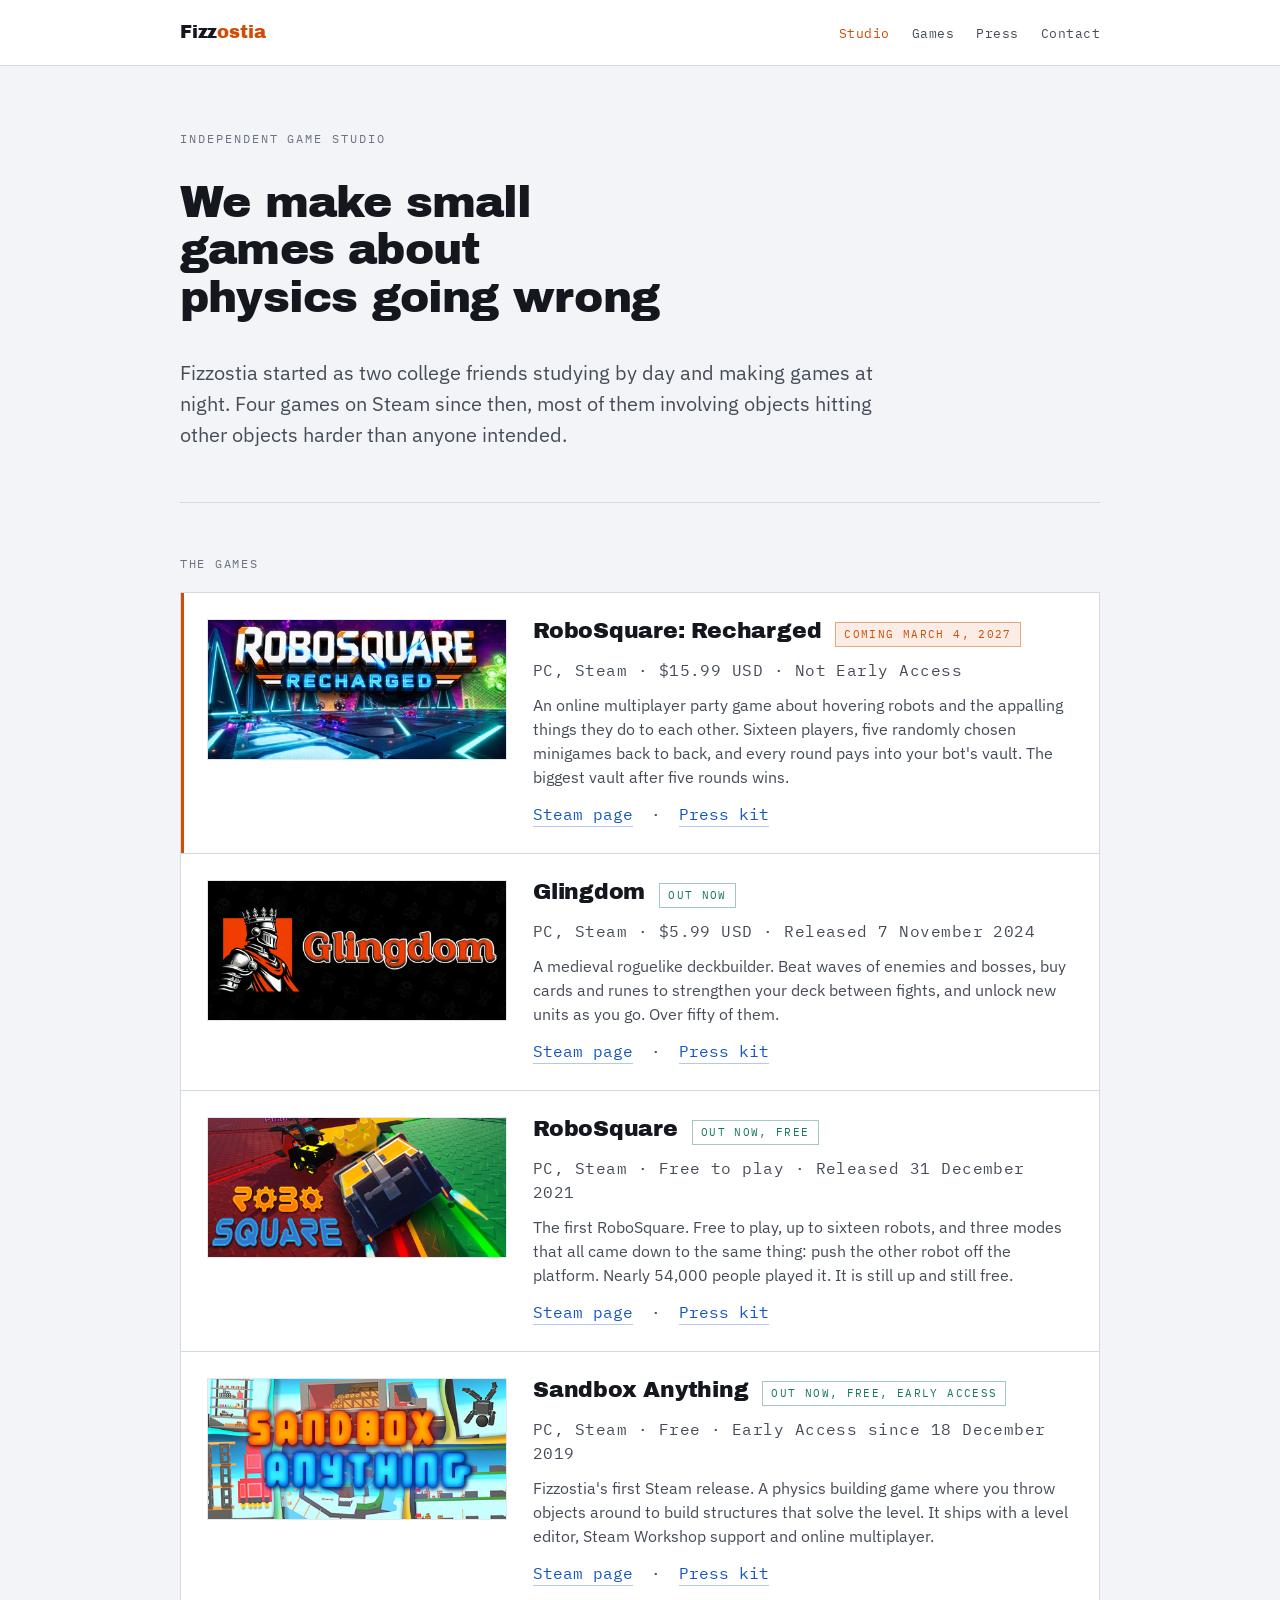
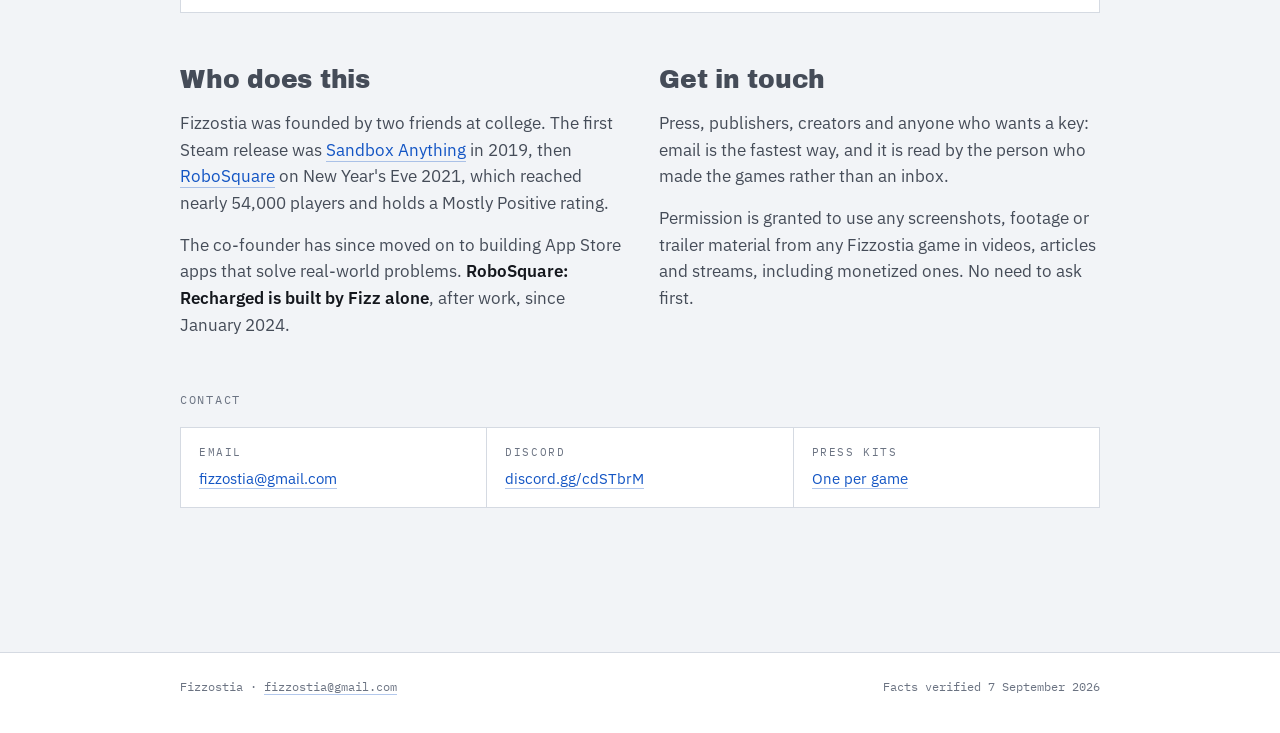
<file: index.html>
<!doctype html>
<html lang="en">
<head>
<meta charset="utf-8">
<meta name="viewport" content="width=device-width, initial-scale=1">
<meta name="color-scheme" content="dark light">
<title>Fizzostia</title>
<meta name="description" content="Fizzostia is a small independent game studio. Four games on Steam, including RoboSquare: Recharged, a 16-player online party game about hovering robots.">
<link rel="canonical" href="https://fizzostia.github.io/">
<link rel="icon" href="data:image/svg+xml,%3Csvg xmlns='http://www.w3.org/2000/svg' viewBox='0 0 32 32'%3E%3Ctext y='26' font-size='26'%3E%F0%9F%A4%96%3C/text%3E%3C/svg%3E">
<link rel="preconnect" href="https://fonts.googleapis.com"><link rel="preconnect" href="https://fonts.gstatic.com" crossorigin><link rel="stylesheet" href="https://fonts.googleapis.com/css2?family=Archivo+Black&family=IBM+Plex+Mono:wght@400;500&family=IBM+Plex+Sans:wght@400;500;600&display=swap">
<link rel="stylesheet" href="assets/style.css">
<meta property="og:type" content="website">
<meta property="og:site_name" content="Fizzostia">
<meta property="og:title" content="Fizzostia">
<meta property="og:description" content="Fizzostia is a small independent game studio. Four games on Steam, including RoboSquare: Recharged, a 16-player online party game about hovering robots.">
<meta property="og:url" content="https://fizzostia.github.io/">
<meta property="og:image" content="https://fizzostia.github.io/assets/img/social.jpg">
<meta name="twitter:card" content="summary_large_image">
</head>
<body>
<header class="site-head">
  <div class="wrap">
    <a class="brand" href="index.html">Fizz<em>ostia</em></a>
    <nav>
      <a href="index.html" aria-current="page">Studio</a>
      <a href="games.html">Games</a>
      <a href="press/index.html">Press</a>
      <a href="contact.html">Contact</a>
    </nav>
  </div>
</header>

<main class="page">
  <div class="wrap">
    <div class="stack">

      <section class="stack-tight">
        <span class="eyebrow">Independent game studio</span>
        <h1>We make small games about physics going wrong</h1>
        <p class="lede">Fizzostia started as two college friends studying by day and making games
          at night. Four games on Steam since then, most of them involving objects hitting other
          objects harder than anyone intended.</p>
      </section>

      <hr class="rule">

      <section class="stack-tight">
        <h3>The games</h3>
        <div class="games">
      <article class="game featured">
        <img class="game-art" src="assets/img/robosquare-recharged.jpg" alt="RoboSquare: Recharged store art"
             width="460" height="215" loading="lazy">
        <div class="game-body">
          <div class="game-title">
            <h2>RoboSquare: Recharged</h2>
            <span class="tag now">Coming March 4, 2027</span>
          </div>
          <p class="game-meta">PC, Steam &middot; $15.99 USD &middot; Not Early Access</p>
          <p>An online multiplayer party game about hovering robots and the appalling things they do to each other. Sixteen players, five randomly chosen minigames back to back, and every round pays into your bot's vault. The biggest vault after five rounds wins.</p>
          <p class="game-links"><a href="https://store.steampowered.com/app/4088870/">Steam page</a> &middot; <a href="press/robosquare-recharged.html">Press kit</a></p>
        </div>
      </article>
      <article class="game">
        <img class="game-art" src="assets/img/glingdom.jpg" alt="Glingdom store art"
             width="460" height="215" loading="lazy">
        <div class="game-body">
          <div class="game-title">
            <h2>Glingdom</h2>
            <span class="tag out">Out now</span>
          </div>
          <p class="game-meta">PC, Steam &middot; $5.99 USD &middot; Released 7 November 2024</p>
          <p>A medieval roguelike deckbuilder. Beat waves of enemies and bosses, buy cards and runes to strengthen your deck between fights, and unlock new units as you go. Over fifty of them.</p>
          <p class="game-links"><a href="https://store.steampowered.com/app/2935750/">Steam page</a> &middot; <a href="press/glingdom.html">Press kit</a></p>
        </div>
      </article>
      <article class="game">
        <img class="game-art" src="assets/img/robosquare.jpg" alt="RoboSquare store art"
             width="460" height="215" loading="lazy">
        <div class="game-body">
          <div class="game-title">
            <h2>RoboSquare</h2>
            <span class="tag out">Out now, free</span>
          </div>
          <p class="game-meta">PC, Steam &middot; Free to play &middot; Released 31 December 2021</p>
          <p>The first RoboSquare. Free to play, up to sixteen robots, and three modes that all came down to the same thing: push the other robot off the platform. Nearly 54,000 people played it. It is still up and still free.</p>
          <p class="game-links"><a href="https://store.steampowered.com/app/1427760/">Steam page</a> &middot; <a href="press/robosquare.html">Press kit</a></p>
        </div>
      </article>
      <article class="game">
        <img class="game-art" src="assets/img/sandbox-anything.jpg" alt="Sandbox Anything store art"
             width="460" height="215" loading="lazy">
        <div class="game-body">
          <div class="game-title">
            <h2>Sandbox Anything</h2>
            <span class="tag out">Out now, free, Early Access</span>
          </div>
          <p class="game-meta">PC, Steam &middot; Free &middot; Early Access since 18 December 2019</p>
          <p>Fizzostia's first Steam release. A physics building game where you throw objects around to build structures that solve the level. It ships with a level editor, Steam Workshop support and online multiplayer.</p>
          <p class="game-links"><a href="https://store.steampowered.com/app/1054370/">Steam page</a> &middot; <a href="press/sandbox-anything.html">Press kit</a></p>
        </div>
      </article>
        </div>
      </section>

      <section class="cols">
        <div class="prose">
          <h2>Who does this</h2>
          <p>Fizzostia was founded by two friends at college. The first Steam release was
            <a href="games.html">Sandbox Anything</a> in 2019, then
            <a href="https://store.steampowered.com/app/1427760/">RoboSquare</a> on New Year's Eve 2021, which reached nearly
            54,000 players and holds a Mostly Positive rating.</p>
          <p>The co-founder has since moved on to building App Store apps that solve real-world
            problems. <strong>RoboSquare: Recharged is built by Fizz alone</strong>, after work,
            since January 2024.</p>
        </div>
        <div class="prose">
          <h2>Get in touch</h2>
          <p>Press, publishers, creators and anyone who wants a key: email is the fastest way, and
            it is read by the person who made the games rather than an inbox.</p>
          <p>Permission is granted to use any screenshots, footage or trailer material from any
            Fizzostia game in videos, articles and streams, including monetized ones. No need to
            ask first.</p>
        </div>
      </section>

      <section class="stack-tight">
        <h3>Contact</h3>
        <div class="contact-grid">
          <div><dt>Email</dt><dd><a href="mailto:fizzostia@gmail.com">fizzostia@gmail.com</a></dd></div>
          <div><dt>Discord</dt><dd><a href="https://discord.gg/cdSTbrM">discord.gg/cdSTbrM</a></dd></div>
          <div><dt>Press kits</dt><dd><a href="press/index.html">One per game</a></dd></div>
        </div>
      </section>

    </div>
  </div>
</main>

<footer class="site-foot">
  <div class="wrap">
    <span>Fizzostia &middot; <a href="mailto:fizzostia@gmail.com">fizzostia@gmail.com</a></span>
    <span>Facts verified 7 September 2026</span>
  </div>
</footer>
</body>
</html>
</file>
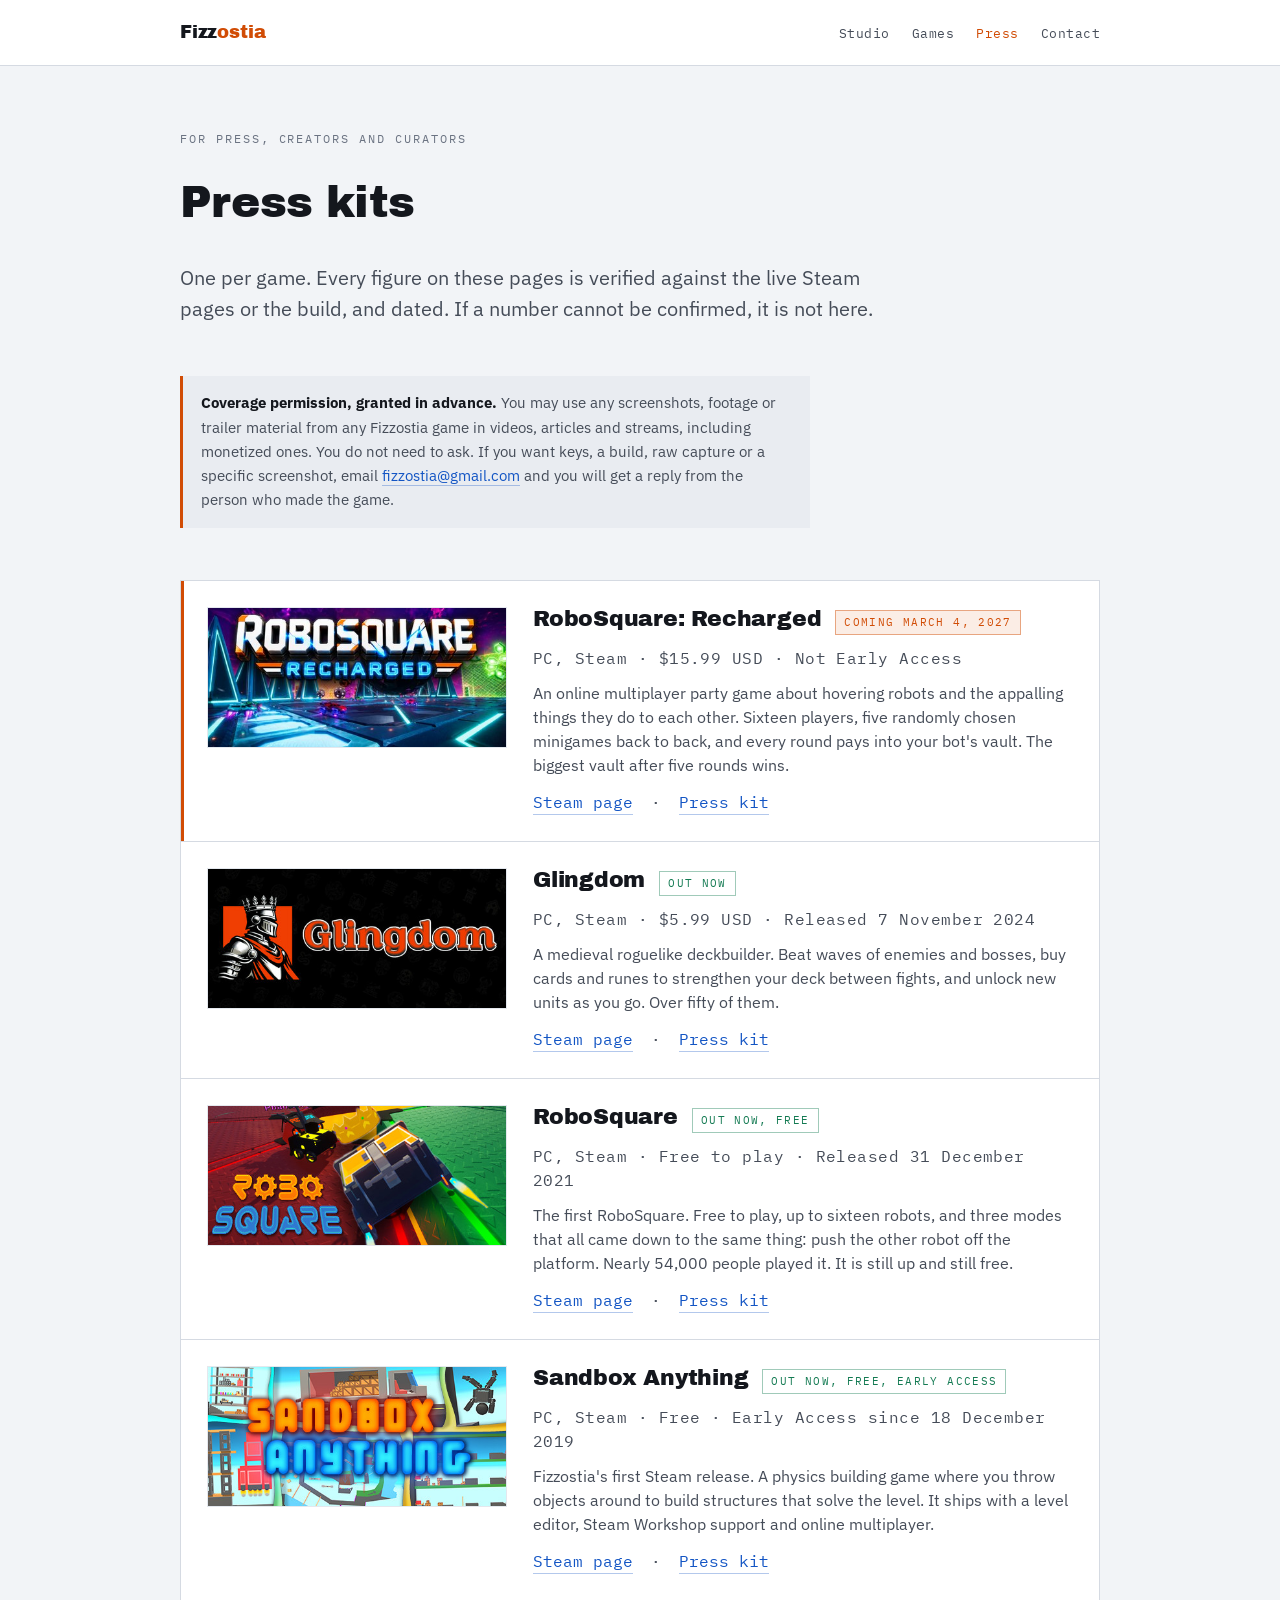
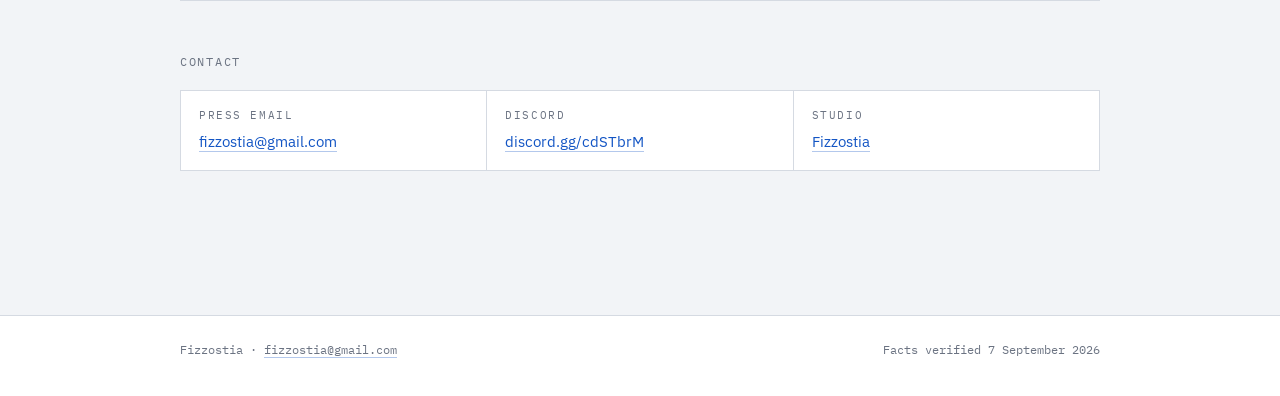
<file: press/index.html>
<!doctype html>
<html lang="en">
<head>
<meta charset="utf-8">
<meta name="viewport" content="width=device-width, initial-scale=1">
<meta name="color-scheme" content="dark light">
<title>Press Kits</title>
<meta name="description" content="Press kits for every Fizzostia game, with fact sheets, descriptions, links and contact details. Coverage permission granted in advance.">
<link rel="canonical" href="https://fizzostia.github.io/press/index.html">
<link rel="icon" href="data:image/svg+xml,%3Csvg xmlns='http://www.w3.org/2000/svg' viewBox='0 0 32 32'%3E%3Ctext y='26' font-size='26'%3E%F0%9F%A4%96%3C/text%3E%3C/svg%3E">
<link rel="preconnect" href="https://fonts.googleapis.com"><link rel="preconnect" href="https://fonts.gstatic.com" crossorigin><link rel="stylesheet" href="https://fonts.googleapis.com/css2?family=Archivo+Black&family=IBM+Plex+Mono:wght@400;500&family=IBM+Plex+Sans:wght@400;500;600&display=swap">
<link rel="stylesheet" href="../assets/style.css">
<meta property="og:type" content="website">
<meta property="og:site_name" content="Fizzostia">
<meta property="og:title" content="Press Kits">
<meta property="og:description" content="Press kits for every Fizzostia game, with fact sheets, descriptions, links and contact details. Coverage permission granted in advance.">
<meta property="og:url" content="https://fizzostia.github.io/press/index.html">
<meta property="og:image" content="https://fizzostia.github.io/assets/img/social.jpg">
<meta name="twitter:card" content="summary_large_image">
</head>
<body>
<header class="site-head">
  <div class="wrap">
    <a class="brand" href="../index.html">Fizz<em>ostia</em></a>
    <nav>
      <a href="../index.html">Studio</a>
      <a href="../games.html">Games</a>
      <a href="../press/index.html" aria-current="page">Press</a>
      <a href="../contact.html">Contact</a>
    </nav>
  </div>
</header>

<main class="page">
  <div class="wrap">
    <div class="stack">
      <section class="stack-tight">
        <span class="eyebrow">For press, creators and curators</span>
        <h1>Press kits</h1>
        <p class="lede">One per game. Every figure on these pages is verified against the live
          Steam pages or the build, and dated. If a number cannot be confirmed, it is not here.</p>
      </section>

      <div class="note">
        <b>Coverage permission, granted in advance.</b> You may use any screenshots, footage or
        trailer material from any Fizzostia game in videos, articles and streams, including
        monetized ones. You do not need to ask. If you want keys, a build, raw capture or a
        specific screenshot, email <a href="mailto:fizzostia@gmail.com">fizzostia@gmail.com</a> and you will get a reply
        from the person who made the game.
      </div>

      <div class="games">
      <article class="game featured">
        <img class="game-art" src="../assets/img/robosquare-recharged.jpg" alt="RoboSquare: Recharged store art"
             width="460" height="215" loading="lazy">
        <div class="game-body">
          <div class="game-title">
            <h2>RoboSquare: Recharged</h2>
            <span class="tag now">Coming March 4, 2027</span>
          </div>
          <p class="game-meta">PC, Steam &middot; $15.99 USD &middot; Not Early Access</p>
          <p>An online multiplayer party game about hovering robots and the appalling things they do to each other. Sixteen players, five randomly chosen minigames back to back, and every round pays into your bot's vault. The biggest vault after five rounds wins.</p>
          <p class="game-links"><a href="https://store.steampowered.com/app/4088870/">Steam page</a> &middot; <a href="../press/robosquare-recharged.html">Press kit</a></p>
        </div>
      </article>
      <article class="game">
        <img class="game-art" src="../assets/img/glingdom.jpg" alt="Glingdom store art"
             width="460" height="215" loading="lazy">
        <div class="game-body">
          <div class="game-title">
            <h2>Glingdom</h2>
            <span class="tag out">Out now</span>
          </div>
          <p class="game-meta">PC, Steam &middot; $5.99 USD &middot; Released 7 November 2024</p>
          <p>A medieval roguelike deckbuilder. Beat waves of enemies and bosses, buy cards and runes to strengthen your deck between fights, and unlock new units as you go. Over fifty of them.</p>
          <p class="game-links"><a href="https://store.steampowered.com/app/2935750/">Steam page</a> &middot; <a href="../press/glingdom.html">Press kit</a></p>
        </div>
      </article>
      <article class="game">
        <img class="game-art" src="../assets/img/robosquare.jpg" alt="RoboSquare store art"
             width="460" height="215" loading="lazy">
        <div class="game-body">
          <div class="game-title">
            <h2>RoboSquare</h2>
            <span class="tag out">Out now, free</span>
          </div>
          <p class="game-meta">PC, Steam &middot; Free to play &middot; Released 31 December 2021</p>
          <p>The first RoboSquare. Free to play, up to sixteen robots, and three modes that all came down to the same thing: push the other robot off the platform. Nearly 54,000 people played it. It is still up and still free.</p>
          <p class="game-links"><a href="https://store.steampowered.com/app/1427760/">Steam page</a> &middot; <a href="../press/robosquare.html">Press kit</a></p>
        </div>
      </article>
      <article class="game">
        <img class="game-art" src="../assets/img/sandbox-anything.jpg" alt="Sandbox Anything store art"
             width="460" height="215" loading="lazy">
        <div class="game-body">
          <div class="game-title">
            <h2>Sandbox Anything</h2>
            <span class="tag out">Out now, free, Early Access</span>
          </div>
          <p class="game-meta">PC, Steam &middot; Free &middot; Early Access since 18 December 2019</p>
          <p>Fizzostia's first Steam release. A physics building game where you throw objects around to build structures that solve the level. It ships with a level editor, Steam Workshop support and online multiplayer.</p>
          <p class="game-links"><a href="https://store.steampowered.com/app/1054370/">Steam page</a> &middot; <a href="../press/sandbox-anything.html">Press kit</a></p>
        </div>
      </article>
      </div>

      <section class="stack-tight">
        <h3>Contact</h3>
        <div class="contact-grid">
          <div><dt>Press email</dt><dd><a href="mailto:fizzostia@gmail.com">fizzostia@gmail.com</a></dd></div>
          <div><dt>Discord</dt><dd><a href="https://discord.gg/cdSTbrM">discord.gg/cdSTbrM</a></dd></div>
          <div><dt>Studio</dt><dd><a href="../index.html">Fizzostia</a></dd></div>
        </div>
      </section>
    </div>
  </div>
</main>

<footer class="site-foot">
  <div class="wrap">
    <span>Fizzostia &middot; <a href="mailto:fizzostia@gmail.com">fizzostia@gmail.com</a></span>
    <span>Facts verified 7 September 2026</span>
  </div>
</footer>
</body>
</html>
</file>
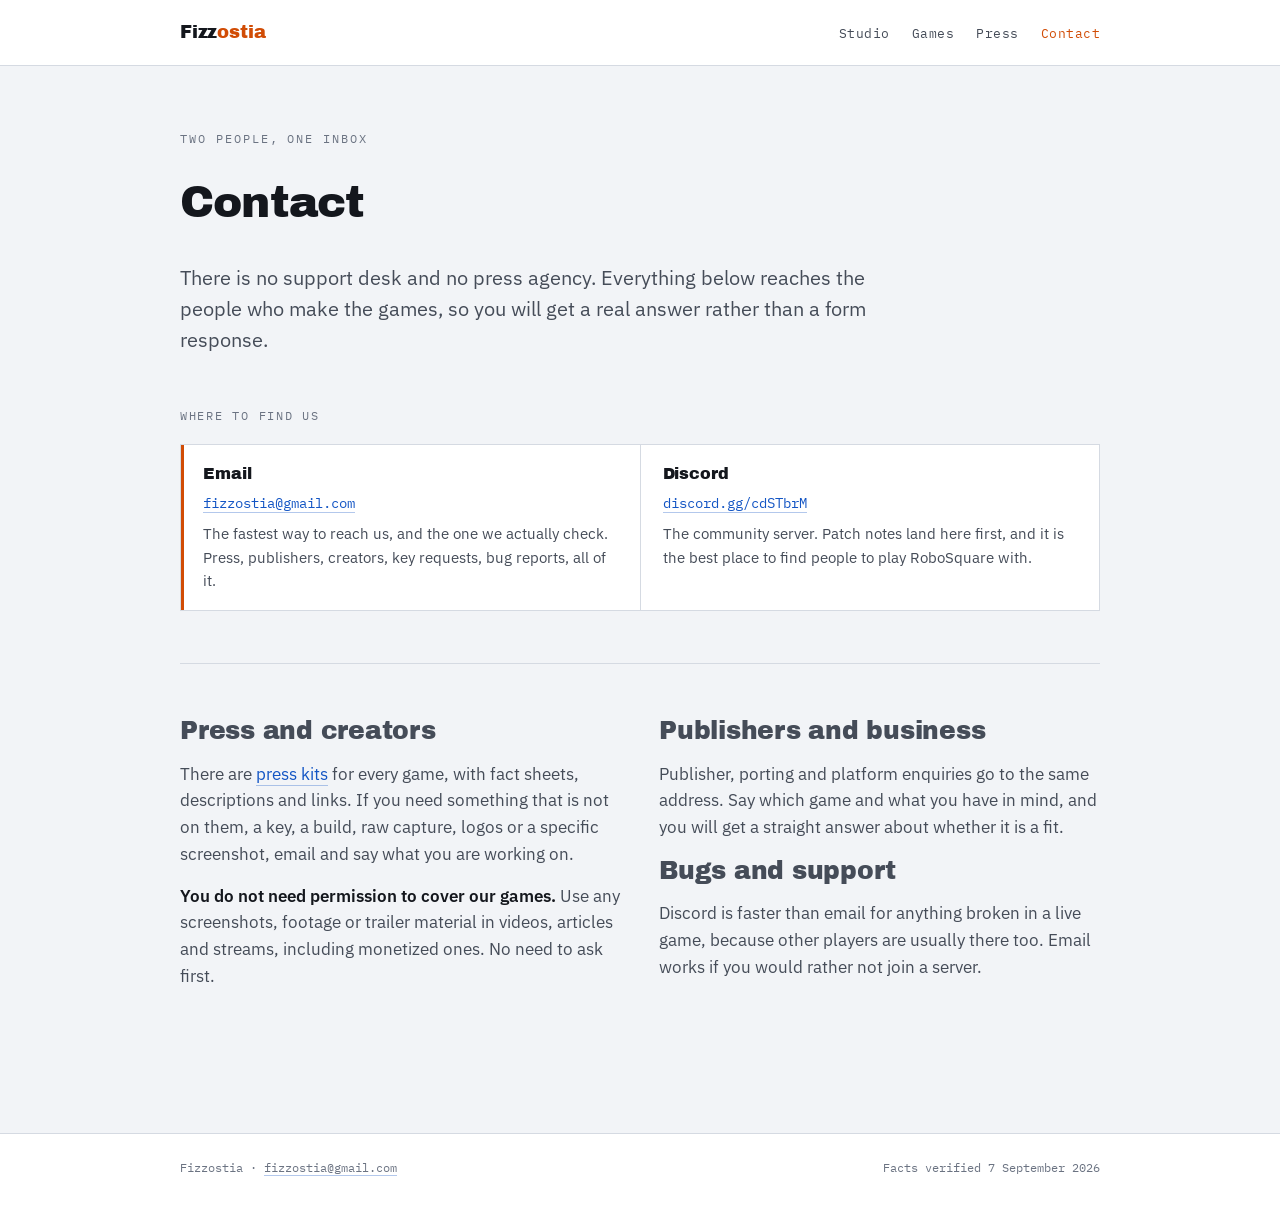
<file: contact.html>
<!doctype html>
<html lang="en">
<head>
<meta charset="utf-8">
<meta name="viewport" content="width=device-width, initial-scale=1">
<meta name="color-scheme" content="dark light">
<title>Contact Fizzostia</title>
<meta name="description" content="How to reach Fizzostia: email, Discord and socials. Press keys, coverage permission and publisher enquiries all go to the same inbox.">
<link rel="canonical" href="https://fizzostia.github.io/contact.html">
<link rel="icon" href="data:image/svg+xml,%3Csvg xmlns='http://www.w3.org/2000/svg' viewBox='0 0 32 32'%3E%3Ctext y='26' font-size='26'%3E%F0%9F%A4%96%3C/text%3E%3C/svg%3E">
<link rel="preconnect" href="https://fonts.googleapis.com"><link rel="preconnect" href="https://fonts.gstatic.com" crossorigin><link rel="stylesheet" href="https://fonts.googleapis.com/css2?family=Archivo+Black&family=IBM+Plex+Mono:wght@400;500&family=IBM+Plex+Sans:wght@400;500;600&display=swap">
<link rel="stylesheet" href="assets/style.css">
<meta property="og:type" content="website">
<meta property="og:site_name" content="Fizzostia">
<meta property="og:title" content="Contact Fizzostia">
<meta property="og:description" content="How to reach Fizzostia: email, Discord and socials. Press keys, coverage permission and publisher enquiries all go to the same inbox.">
<meta property="og:url" content="https://fizzostia.github.io/contact.html">
<meta property="og:image" content="https://fizzostia.github.io/assets/img/social.jpg">
<meta name="twitter:card" content="summary_large_image">
</head>
<body>
<header class="site-head">
  <div class="wrap">
    <a class="brand" href="index.html">Fizz<em>ostia</em></a>
    <nav>
      <a href="index.html">Studio</a>
      <a href="games.html">Games</a>
      <a href="press/index.html">Press</a>
      <a href="contact.html" aria-current="page">Contact</a>
    </nav>
  </div>
</header>

<main class="page">
  <div class="wrap">
    <div class="stack">
      <section class="stack-tight">
        <span class="eyebrow">Two people, one inbox</span>
        <h1>Contact</h1>
        <p class="lede">There is no support desk and no press agency. Everything below reaches
          the people who make the games, so you will get a real answer rather than a form
          response.</p>
      </section>

      <section class="stack-tight">
        <h3>Where to find us</h3>
        <div class="channels">
        <div class="channel primary">
          <h2>Email</h2>
          <p class="channel-handle"><a href="mailto:fizzostia@gmail.com">fizzostia@gmail.com</a></p>
          <p>The fastest way to reach us, and the one we actually check. Press, publishers, creators, key requests, bug reports, all of it.</p>
        </div>
        <div class="channel">
          <h2>Discord</h2>
          <p class="channel-handle"><a href="https://discord.gg/cdSTbrM">discord.gg/cdSTbrM</a></p>
          <p>The community server. Patch notes land here first, and it is the best place to find people to play RoboSquare with.</p>
        </div>
        </div>
      </section>

      <hr class="rule">

      <section class="cols">
        <div class="prose">
          <h2>Press and creators</h2>
          <p>There are <a href="press/index.html">press kits</a> for every game, with fact sheets,
            descriptions and links. If you need something that is not on them, a key, a build, raw
            capture, logos or a specific screenshot, email and say what you are working on.</p>
          <p><strong>You do not need permission to cover our games.</strong> Use any screenshots,
            footage or trailer material in videos, articles and streams, including monetized ones.
            No need to ask first.</p>
        </div>
        <div class="prose">
          <h2>Publishers and business</h2>
          <p>Publisher, porting and platform enquiries go to the same address. Say which game and
            what you have in mind, and you will get a straight answer about whether it is a fit.</p>
          <h2>Bugs and support</h2>
          <p>Discord is faster than email for anything broken in a live game, because other players
            are usually there too. Email works if you would rather not join a server.</p>
        </div>
      </section>

    </div>
  </div>
</main>

<footer class="site-foot">
  <div class="wrap">
    <span>Fizzostia &middot; <a href="mailto:fizzostia@gmail.com">fizzostia@gmail.com</a></span>
    <span>Facts verified 7 September 2026</span>
  </div>
</footer>
</body>
</html>
</file>
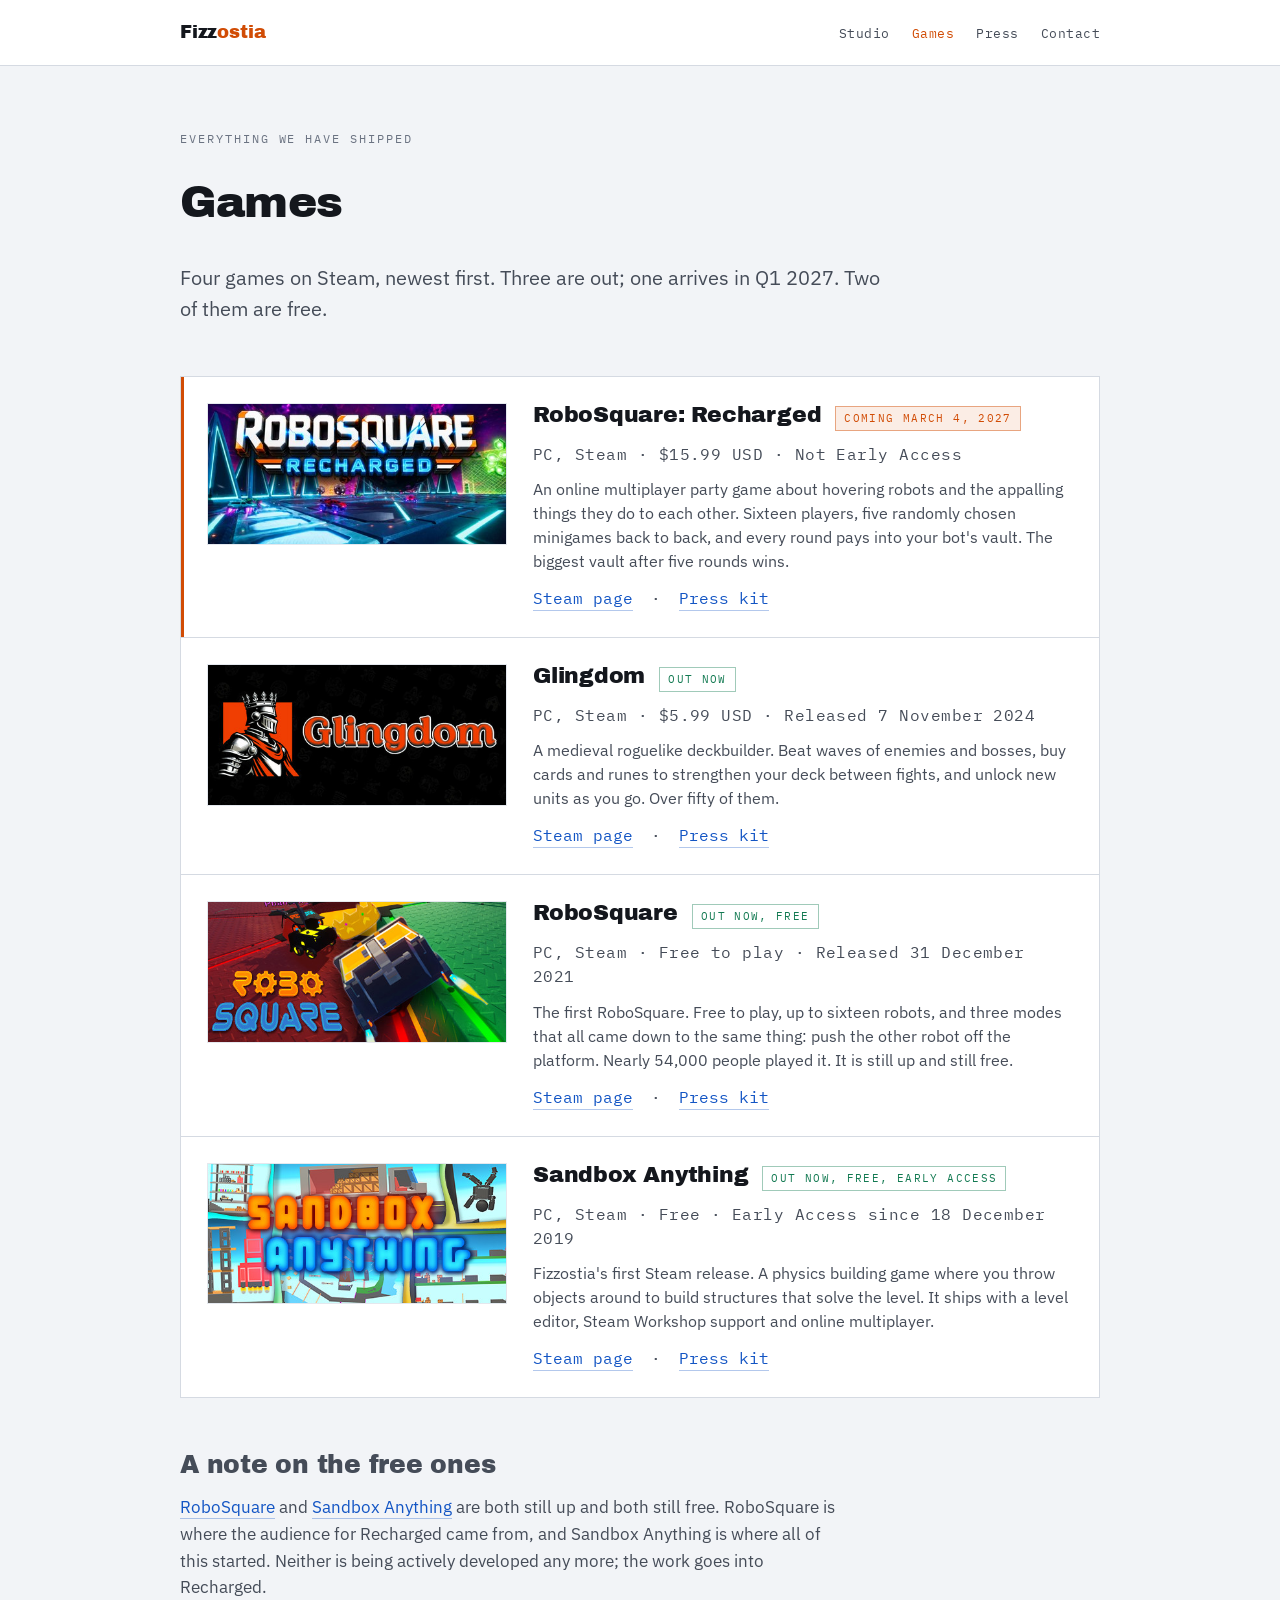
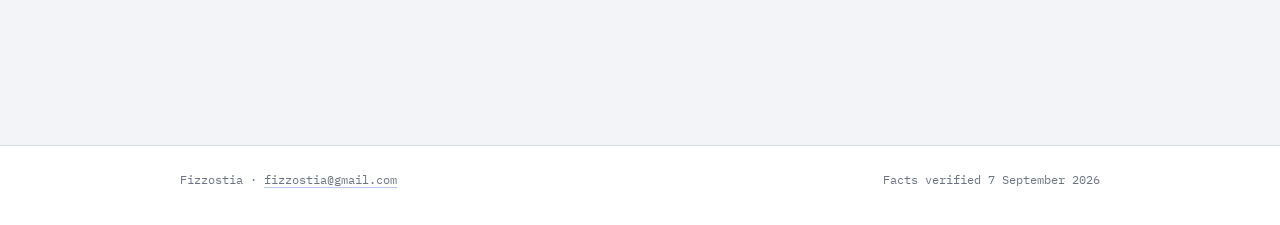
<file: games.html>
<!doctype html>
<html lang="en">
<head>
<meta charset="utf-8">
<meta name="viewport" content="width=device-width, initial-scale=1">
<meta name="color-scheme" content="dark light">
<title>Games by Fizzostia</title>
<meta name="description" content="Every game Fizzostia has released: RoboSquare: Recharged, Glingdom, RoboSquare and Sandbox Anything.">
<link rel="canonical" href="https://fizzostia.github.io/games.html">
<link rel="icon" href="data:image/svg+xml,%3Csvg xmlns='http://www.w3.org/2000/svg' viewBox='0 0 32 32'%3E%3Ctext y='26' font-size='26'%3E%F0%9F%A4%96%3C/text%3E%3C/svg%3E">
<link rel="preconnect" href="https://fonts.googleapis.com"><link rel="preconnect" href="https://fonts.gstatic.com" crossorigin><link rel="stylesheet" href="https://fonts.googleapis.com/css2?family=Archivo+Black&family=IBM+Plex+Mono:wght@400;500&family=IBM+Plex+Sans:wght@400;500;600&display=swap">
<link rel="stylesheet" href="assets/style.css">
<meta property="og:type" content="website">
<meta property="og:site_name" content="Fizzostia">
<meta property="og:title" content="Games by Fizzostia">
<meta property="og:description" content="Every game Fizzostia has released: RoboSquare: Recharged, Glingdom, RoboSquare and Sandbox Anything.">
<meta property="og:url" content="https://fizzostia.github.io/games.html">
<meta property="og:image" content="https://fizzostia.github.io/assets/img/social.jpg">
<meta name="twitter:card" content="summary_large_image">
</head>
<body>
<header class="site-head">
  <div class="wrap">
    <a class="brand" href="index.html">Fizz<em>ostia</em></a>
    <nav>
      <a href="index.html">Studio</a>
      <a href="games.html" aria-current="page">Games</a>
      <a href="press/index.html">Press</a>
      <a href="contact.html">Contact</a>
    </nav>
  </div>
</header>

<main class="page">
  <div class="wrap">
    <div class="stack">
      <section class="stack-tight">
        <span class="eyebrow">Everything we have shipped</span>
        <h1>Games</h1>
        <p class="lede">Four games on Steam, newest first. Three are out; one arrives in Q1 2027.
          Two of them are free.</p>
      </section>

      <div class="games">
      <article class="game featured">
        <img class="game-art" src="assets/img/robosquare-recharged.jpg" alt="RoboSquare: Recharged store art"
             width="460" height="215" loading="lazy">
        <div class="game-body">
          <div class="game-title">
            <h2>RoboSquare: Recharged</h2>
            <span class="tag now">Coming March 4, 2027</span>
          </div>
          <p class="game-meta">PC, Steam &middot; $15.99 USD &middot; Not Early Access</p>
          <p>An online multiplayer party game about hovering robots and the appalling things they do to each other. Sixteen players, five randomly chosen minigames back to back, and every round pays into your bot's vault. The biggest vault after five rounds wins.</p>
          <p class="game-links"><a href="https://store.steampowered.com/app/4088870/">Steam page</a> &middot; <a href="press/robosquare-recharged.html">Press kit</a></p>
        </div>
      </article>
      <article class="game">
        <img class="game-art" src="assets/img/glingdom.jpg" alt="Glingdom store art"
             width="460" height="215" loading="lazy">
        <div class="game-body">
          <div class="game-title">
            <h2>Glingdom</h2>
            <span class="tag out">Out now</span>
          </div>
          <p class="game-meta">PC, Steam &middot; $5.99 USD &middot; Released 7 November 2024</p>
          <p>A medieval roguelike deckbuilder. Beat waves of enemies and bosses, buy cards and runes to strengthen your deck between fights, and unlock new units as you go. Over fifty of them.</p>
          <p class="game-links"><a href="https://store.steampowered.com/app/2935750/">Steam page</a> &middot; <a href="press/glingdom.html">Press kit</a></p>
        </div>
      </article>
      <article class="game">
        <img class="game-art" src="assets/img/robosquare.jpg" alt="RoboSquare store art"
             width="460" height="215" loading="lazy">
        <div class="game-body">
          <div class="game-title">
            <h2>RoboSquare</h2>
            <span class="tag out">Out now, free</span>
          </div>
          <p class="game-meta">PC, Steam &middot; Free to play &middot; Released 31 December 2021</p>
          <p>The first RoboSquare. Free to play, up to sixteen robots, and three modes that all came down to the same thing: push the other robot off the platform. Nearly 54,000 people played it. It is still up and still free.</p>
          <p class="game-links"><a href="https://store.steampowered.com/app/1427760/">Steam page</a> &middot; <a href="press/robosquare.html">Press kit</a></p>
        </div>
      </article>
      <article class="game">
        <img class="game-art" src="assets/img/sandbox-anything.jpg" alt="Sandbox Anything store art"
             width="460" height="215" loading="lazy">
        <div class="game-body">
          <div class="game-title">
            <h2>Sandbox Anything</h2>
            <span class="tag out">Out now, free, Early Access</span>
          </div>
          <p class="game-meta">PC, Steam &middot; Free &middot; Early Access since 18 December 2019</p>
          <p>Fizzostia's first Steam release. A physics building game where you throw objects around to build structures that solve the level. It ships with a level editor, Steam Workshop support and online multiplayer.</p>
          <p class="game-links"><a href="https://store.steampowered.com/app/1054370/">Steam page</a> &middot; <a href="press/sandbox-anything.html">Press kit</a></p>
        </div>
      </article>
      </div>

      <section class="prose">
        <h2>A note on the free ones</h2>
        <p><a href="https://store.steampowered.com/app/1427760/">RoboSquare</a> and
          <a href="https://store.steampowered.com/app/1054370/">Sandbox Anything</a> are both still up and both still free.
          RoboSquare is where the audience for Recharged came from, and Sandbox Anything is where
          all of this started. Neither is being actively developed any more; the work goes into
          Recharged.</p>
      </section>
    </div>
  </div>
</main>

<footer class="site-foot">
  <div class="wrap">
    <span>Fizzostia &middot; <a href="mailto:fizzostia@gmail.com">fizzostia@gmail.com</a></span>
    <span>Facts verified 7 September 2026</span>
  </div>
</footer>
</body>
</html>
</file>
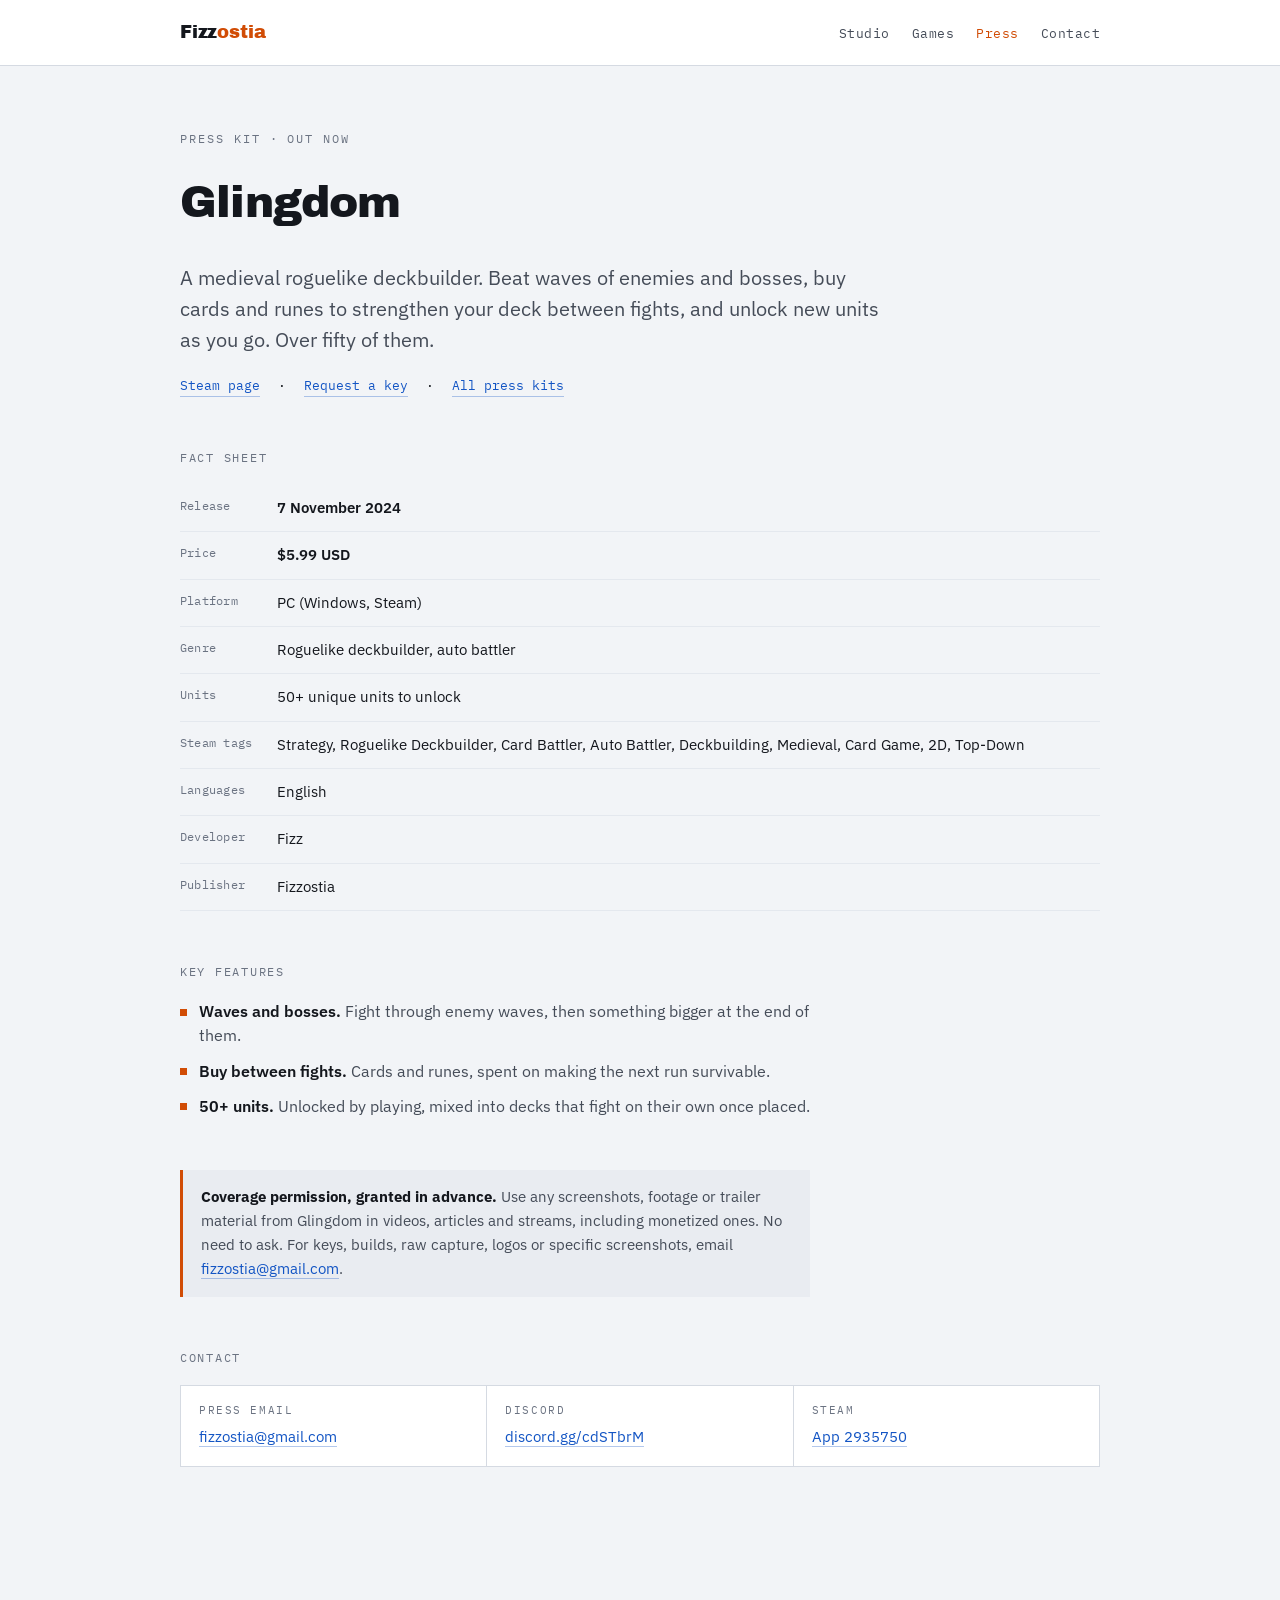
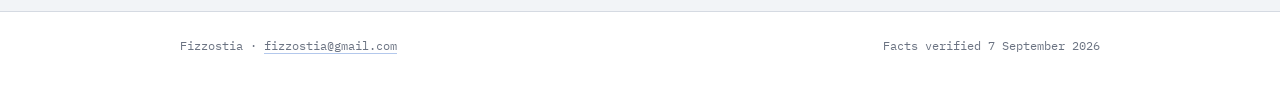
<file: press/glingdom.html>
<!doctype html>
<html lang="en">
<head>
<meta charset="utf-8">
<meta name="viewport" content="width=device-width, initial-scale=1">
<meta name="color-scheme" content="dark light">
<title>Glingdom Press Kit</title>
<meta name="description" content="Press kit for Glingdom by Fizzostia: fact sheet, description, features, links and press contact.">
<link rel="canonical" href="https://fizzostia.github.io/press/glingdom.html">
<link rel="icon" href="data:image/svg+xml,%3Csvg xmlns='http://www.w3.org/2000/svg' viewBox='0 0 32 32'%3E%3Ctext y='26' font-size='26'%3E%F0%9F%A4%96%3C/text%3E%3C/svg%3E">
<link rel="preconnect" href="https://fonts.googleapis.com"><link rel="preconnect" href="https://fonts.gstatic.com" crossorigin><link rel="stylesheet" href="https://fonts.googleapis.com/css2?family=Archivo+Black&family=IBM+Plex+Mono:wght@400;500&family=IBM+Plex+Sans:wght@400;500;600&display=swap">
<link rel="stylesheet" href="../assets/style.css">
<meta property="og:type" content="website">
<meta property="og:site_name" content="Fizzostia">
<meta property="og:title" content="Glingdom Press Kit">
<meta property="og:description" content="Press kit for Glingdom by Fizzostia: fact sheet, description, features, links and press contact.">
<meta property="og:url" content="https://fizzostia.github.io/press/glingdom.html">
<meta property="og:image" content="https://fizzostia.github.io/assets/img/social.jpg">
<meta name="twitter:card" content="summary_large_image">
</head>
<body>
<header class="site-head">
  <div class="wrap">
    <a class="brand" href="../index.html">Fizz<em>ostia</em></a>
    <nav>
      <a href="../index.html">Studio</a>
      <a href="../games.html">Games</a>
      <a href="../press/index.html" aria-current="page">Press</a>
      <a href="../contact.html">Contact</a>
    </nav>
  </div>
</header>

<main class="page">
  <div class="wrap">
    <div class="stack">
      <section class="stack-tight">
        <span class="eyebrow">Press kit &middot; Out now</span>
        <h1>Glingdom</h1>
        <p class="lede">A medieval roguelike deckbuilder. Beat waves of enemies and bosses, buy cards and runes to strengthen your deck between fights, and unlock new units as you go. Over fifty of them.</p>
        <p class="game-links"><a href="https://store.steampowered.com/app/2935750/">Steam page</a> &middot;
          <a href="mailto:fizzostia@gmail.com">Request a key</a> &middot;
          <a href="index.html">All press kits</a></p>
      </section>

      <section class="stack-tight">
        <h3>Fact sheet</h3>
      <div class="tablewrap">
        <table>
          <tbody>
          <tr><th scope="row">Release</th><td><b>7 November 2024</b></td></tr>
          <tr><th scope="row">Price</th><td><b>$5.99 USD</b></td></tr>
          <tr><th scope="row">Platform</th><td>PC (Windows, Steam)</td></tr>
          <tr><th scope="row">Genre</th><td>Roguelike deckbuilder, auto battler</td></tr>
          <tr><th scope="row">Units</th><td>50+ unique units to unlock</td></tr>
          <tr><th scope="row">Steam tags</th><td>Strategy, Roguelike Deckbuilder, Card Battler, Auto Battler, Deckbuilding, Medieval, Card Game, 2D, Top-Down</td></tr>
          <tr><th scope="row">Languages</th><td>English</td></tr>
          <tr><th scope="row">Developer</th><td>Fizz</td></tr>
          <tr><th scope="row">Publisher</th><td>Fizzostia</td></tr>
          </tbody>
        </table>
      </div>
      </section>

      <section class="stack-tight">
        <h3>Key features</h3>
        <ul class="bullets">
        <li><b>Waves and bosses.</b> Fight through enemy waves, then something bigger at the end of them.</li>
        <li><b>Buy between fights.</b> Cards and runes, spent on making the next run survivable.</li>
        <li><b>50+ units.</b> Unlocked by playing, mixed into decks that fight on their own once placed.</li>
        </ul>
      </section>

      <div class="note">
        <b>Coverage permission, granted in advance.</b> Use any screenshots, footage or trailer
        material from Glingdom in videos, articles and streams, including monetized ones.
        No need to ask. For keys, builds, raw capture, logos or specific screenshots, email
        <a href="mailto:fizzostia@gmail.com">fizzostia@gmail.com</a>.
      </div>

      <section class="stack-tight">
        <h3>Contact</h3>
        <div class="contact-grid">
          <div><dt>Press email</dt><dd><a href="mailto:fizzostia@gmail.com">fizzostia@gmail.com</a></dd></div>
          <div><dt>Discord</dt><dd><a href="https://discord.gg/cdSTbrM">discord.gg/cdSTbrM</a></dd></div>
          <div><dt>Steam</dt><dd><a href="https://store.steampowered.com/app/2935750/">App 2935750</a></dd></div>
        </div>
      </section>
    </div>
  </div>
</main>

<footer class="site-foot">
  <div class="wrap">
    <span>Fizzostia &middot; <a href="mailto:fizzostia@gmail.com">fizzostia@gmail.com</a></span>
    <span>Facts verified 7 September 2026</span>
  </div>
</footer>
</body>
</html>
</file>
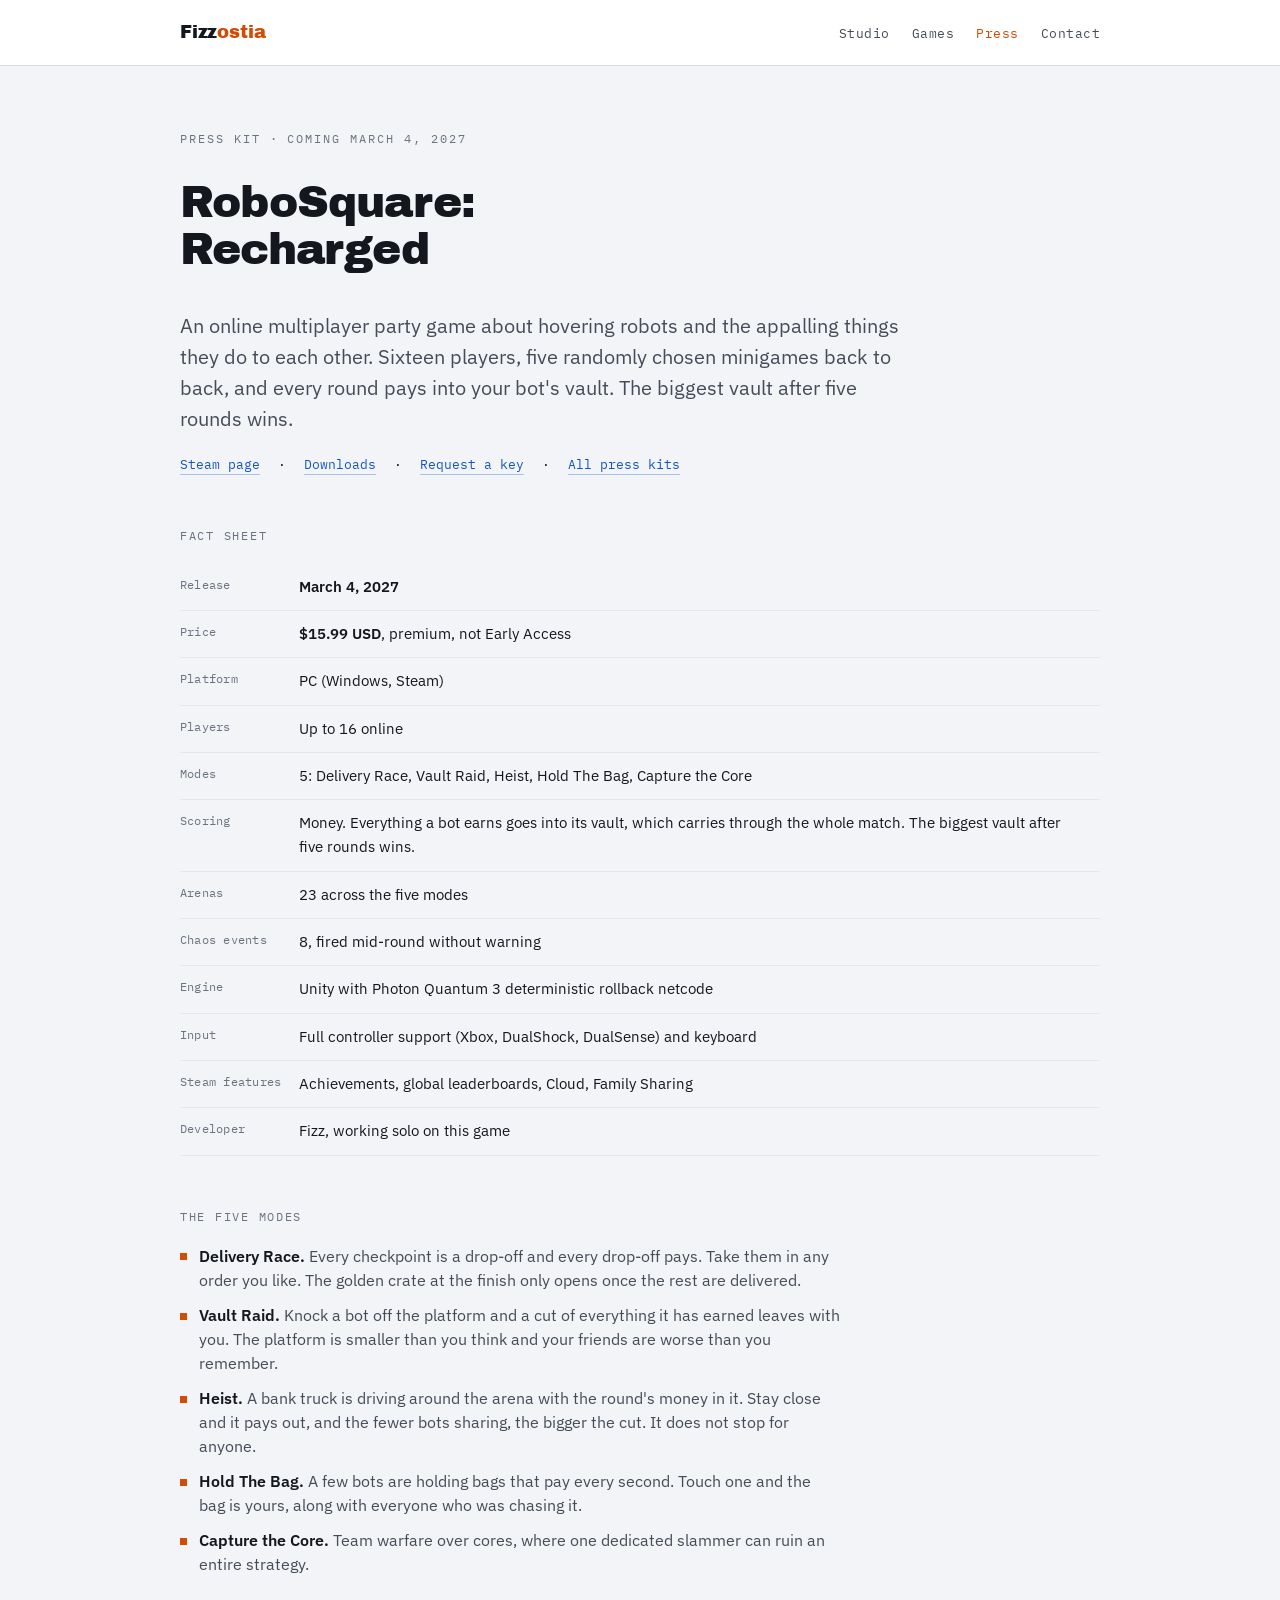
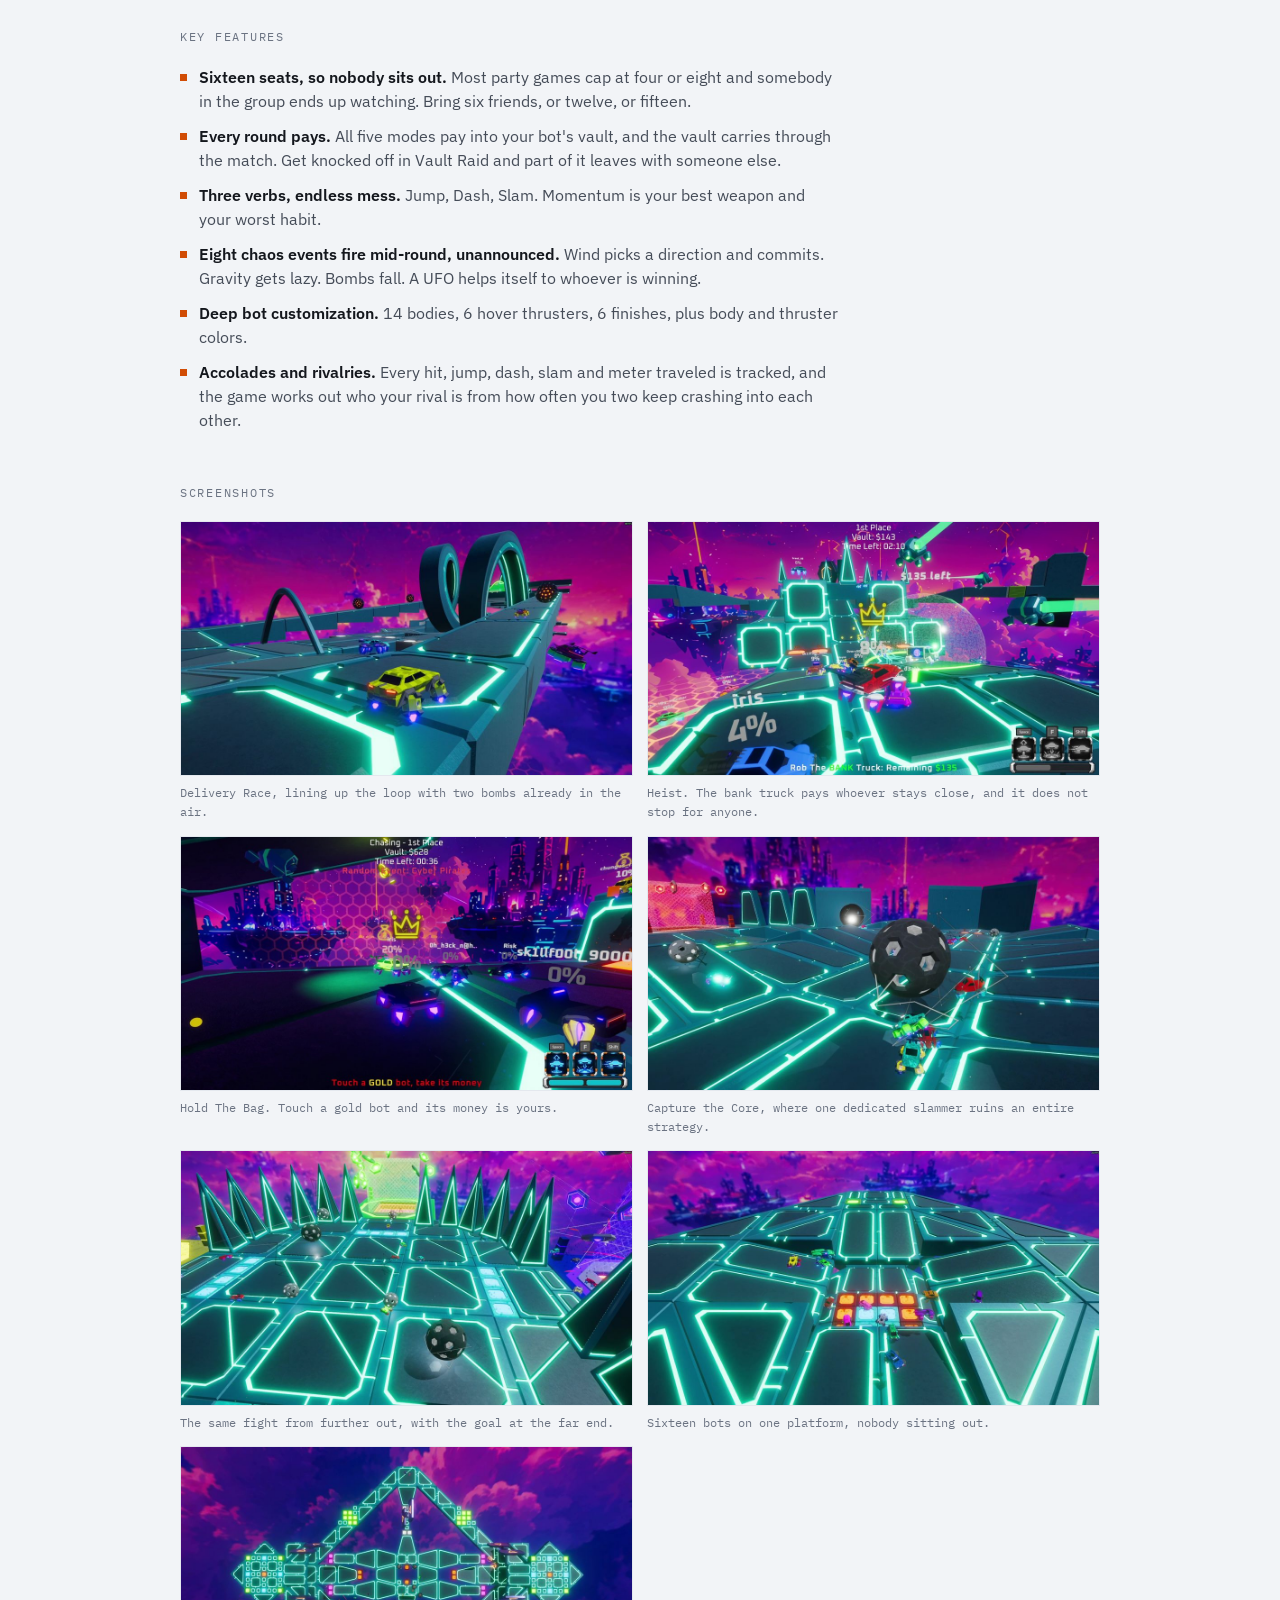
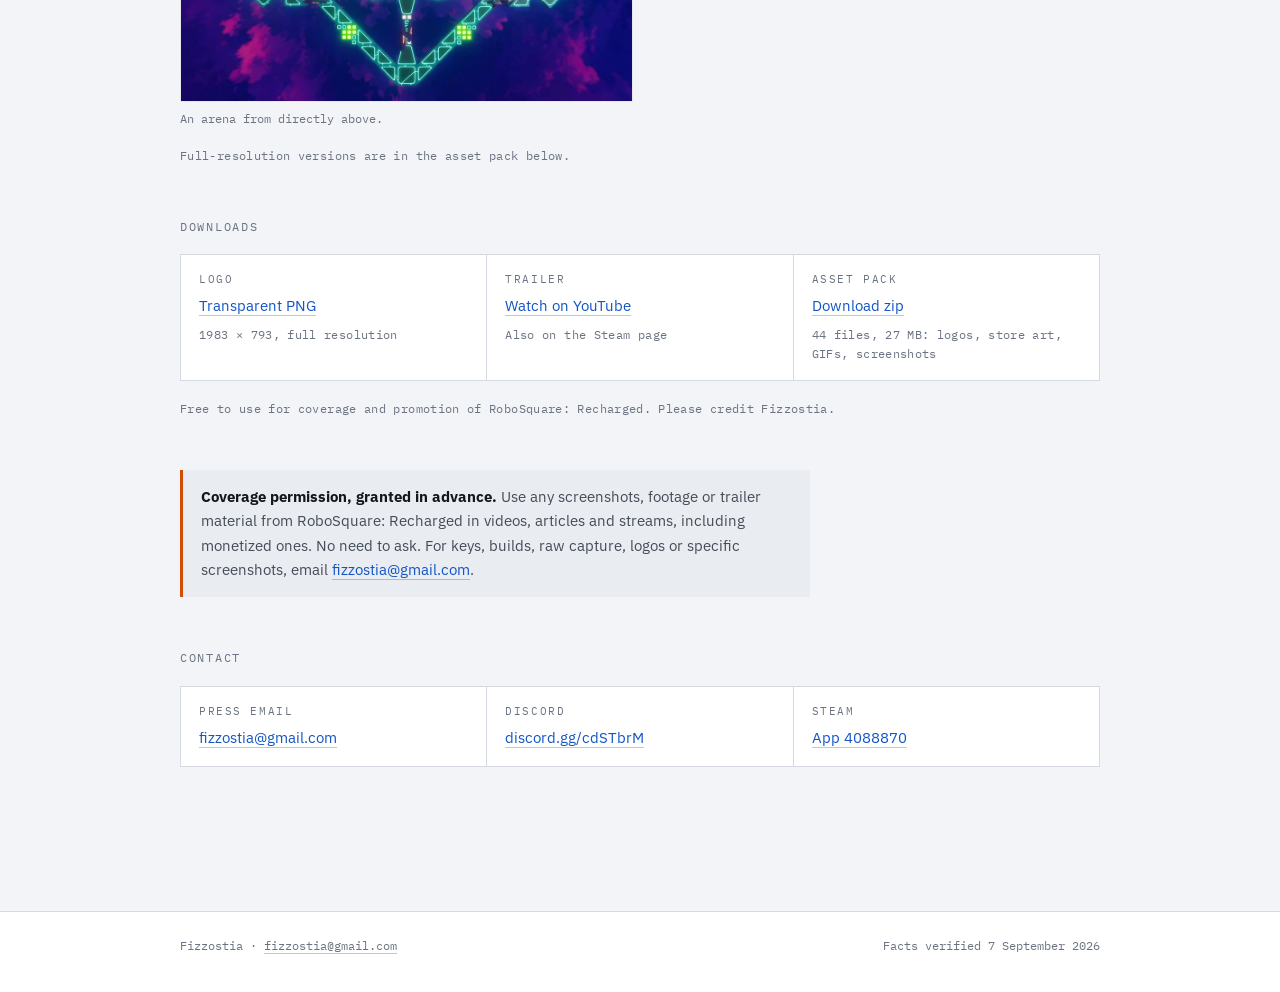
<file: press/robosquare-recharged.html>
<!doctype html>
<html lang="en">
<head>
<meta charset="utf-8">
<meta name="viewport" content="width=device-width, initial-scale=1">
<meta name="color-scheme" content="dark light">
<title>RoboSquare: Recharged Press Kit</title>
<meta name="description" content="Press kit for RoboSquare: Recharged by Fizzostia: fact sheet, description, features, links and press contact.">
<link rel="canonical" href="https://fizzostia.github.io/press/robosquare-recharged.html">
<link rel="icon" href="data:image/svg+xml,%3Csvg xmlns='http://www.w3.org/2000/svg' viewBox='0 0 32 32'%3E%3Ctext y='26' font-size='26'%3E%F0%9F%A4%96%3C/text%3E%3C/svg%3E">
<link rel="preconnect" href="https://fonts.googleapis.com"><link rel="preconnect" href="https://fonts.gstatic.com" crossorigin><link rel="stylesheet" href="https://fonts.googleapis.com/css2?family=Archivo+Black&family=IBM+Plex+Mono:wght@400;500&family=IBM+Plex+Sans:wght@400;500;600&display=swap">
<link rel="stylesheet" href="../assets/style.css">
<meta property="og:type" content="website">
<meta property="og:site_name" content="Fizzostia">
<meta property="og:title" content="RoboSquare: Recharged Press Kit">
<meta property="og:description" content="Press kit for RoboSquare: Recharged by Fizzostia: fact sheet, description, features, links and press contact.">
<meta property="og:url" content="https://fizzostia.github.io/press/robosquare-recharged.html">
<meta property="og:image" content="https://fizzostia.github.io/assets/img/social.jpg">
<meta name="twitter:card" content="summary_large_image">
</head>
<body>
<header class="site-head">
  <div class="wrap">
    <a class="brand" href="../index.html">Fizz<em>ostia</em></a>
    <nav>
      <a href="../index.html">Studio</a>
      <a href="../games.html">Games</a>
      <a href="../press/index.html" aria-current="page">Press</a>
      <a href="../contact.html">Contact</a>
    </nav>
  </div>
</header>

<main class="page">
  <div class="wrap">
    <div class="stack">
      <section class="stack-tight">
        <span class="eyebrow">Press kit &middot; Coming March 4, 2027</span>
        <h1>RoboSquare: Recharged</h1>
        <p class="lede">An online multiplayer party game about hovering robots and the appalling things they do to each other. Sixteen players, five randomly chosen minigames back to back, and every round pays into your bot's vault. The biggest vault after five rounds wins.</p>
        <p class="game-links"><a href="https://store.steampowered.com/app/4088870/">Steam page</a> &middot;
          <a href="#downloads">Downloads</a> &middot;
          <a href="mailto:fizzostia@gmail.com">Request a key</a> &middot;
          <a href="index.html">All press kits</a></p>
      </section>

      <section class="stack-tight">
        <h3>Fact sheet</h3>
      <div class="tablewrap">
        <table>
          <tbody>
          <tr><th scope="row">Release</th><td><b>March 4, 2027</b></td></tr>
          <tr><th scope="row">Price</th><td><b>$15.99 USD</b>, premium, not Early Access</td></tr>
          <tr><th scope="row">Platform</th><td>PC (Windows, Steam)</td></tr>
          <tr><th scope="row">Players</th><td>Up to 16 online</td></tr>
          <tr><th scope="row">Modes</th><td>5: Delivery Race, Vault Raid, Heist, Hold The Bag, Capture the Core</td></tr>
          <tr><th scope="row">Scoring</th><td>Money. Everything a bot earns goes into its vault, which carries through the whole match. The biggest vault after five rounds wins.</td></tr>
          <tr><th scope="row">Arenas</th><td>23 across the five modes</td></tr>
          <tr><th scope="row">Chaos events</th><td>8, fired mid-round without warning</td></tr>
          <tr><th scope="row">Engine</th><td>Unity with Photon Quantum 3 deterministic rollback netcode</td></tr>
          <tr><th scope="row">Input</th><td>Full controller support (Xbox, DualShock, DualSense) and keyboard</td></tr>
          <tr><th scope="row">Steam features</th><td>Achievements, global leaderboards, Cloud, Family Sharing</td></tr>
          <tr><th scope="row">Developer</th><td>Fizz, working solo on this game</td></tr>
          </tbody>
        </table>
      </div>
      </section>

      <section class="stack-tight">
        <h3>The five modes</h3>
        <ul class="bullets">
        <li><b>Delivery Race.</b> Every checkpoint is a drop-off and every drop-off pays. Take them in any order you like. The golden crate at the finish only opens once the rest are delivered.</li>
        <li><b>Vault Raid.</b> Knock a bot off the platform and a cut of everything it has earned leaves with you. The platform is smaller than you think and your friends are worse than you remember.</li>
        <li><b>Heist.</b> A bank truck is driving around the arena with the round's money in it. Stay close and it pays out, and the fewer bots sharing, the bigger the cut. It does not stop for anyone.</li>
        <li><b>Hold The Bag.</b> A few bots are holding bags that pay every second. Touch one and the bag is yours, along with everyone who was chasing it.</li>
        <li><b>Capture the Core.</b> Team warfare over cores, where one dedicated slammer can ruin an entire strategy.</li>
        </ul>
      </section>

      <section class="stack-tight">
        <h3>Key features</h3>
        <ul class="bullets">
        <li><b>Sixteen seats, so nobody sits out.</b> Most party games cap at four or eight and somebody in the group ends up watching. Bring six friends, or twelve, or fifteen.</li>
        <li><b>Every round pays.</b> All five modes pay into your bot's vault, and the vault carries through the match. Get knocked off in Vault Raid and part of it leaves with someone else.</li>
        <li><b>Three verbs, endless mess.</b> Jump, Dash, Slam. Momentum is your best weapon and your worst habit.</li>
        <li><b>Eight chaos events fire mid-round, unannounced.</b> Wind picks a direction and commits. Gravity gets lazy. Bombs fall. A UFO helps itself to whoever is winning.</li>
        <li><b>Deep bot customization.</b> 14 bodies, 6 hover thrusters, 6 finishes, plus body and thruster colors.</li>
        <li><b>Accolades and rivalries.</b> Every hit, jump, dash, slam and meter traveled is tracked, and the game works out who your rival is from how often you two keep crashing into each other.</li>
        </ul>
      </section>

      <section class="stack-tight">
        <h3>Screenshots</h3>
        <div class="shots">
          <figure><img src="../assets/img/recharged-race.jpg" alt="Delivery Race, lining up the loop with two bombs already in the air." loading="lazy">
            <figcaption>Delivery Race, lining up the loop with two bombs already in the air.</figcaption></figure>
          <figure><img src="../assets/img/recharged-heist.jpg" alt="Heist. The bank truck pays whoever stays close, and it does not stop for anyone." loading="lazy">
            <figcaption>Heist. The bank truck pays whoever stays close, and it does not stop for anyone.</figcaption></figure>
          <figure><img src="../assets/img/recharged-holdthebag.jpg" alt="Hold The Bag. Touch a gold bot and its money is yours." loading="lazy">
            <figcaption>Hold The Bag. Touch a gold bot and its money is yours.</figcaption></figure>
          <figure><img src="../assets/img/recharged-capturecore.jpg" alt="Capture the Core, where one dedicated slammer ruins an entire strategy." loading="lazy">
            <figcaption>Capture the Core, where one dedicated slammer ruins an entire strategy.</figcaption></figure>
          <figure><img src="../assets/img/recharged-capturecore-wide.jpg" alt="The same fight from further out, with the goal at the far end." loading="lazy">
            <figcaption>The same fight from further out, with the goal at the far end.</figcaption></figure>
          <figure><img src="../assets/img/recharged-lobby.jpg" alt="Sixteen bots on one platform, nobody sitting out." loading="lazy">
            <figcaption>Sixteen bots on one platform, nobody sitting out.</figcaption></figure>
          <figure><img src="../assets/img/recharged-arena-topdown.jpg" alt="An arena from directly above." loading="lazy">
            <figcaption>An arena from directly above.</figcaption></figure>
        </div>
        <p class="game-meta">Full-resolution versions are in the asset pack below.</p>
      </section>
      <section class="stack-tight" id="downloads">
        <h3>Downloads</h3>
        <div class="contact-grid">
          <div><dt>Logo</dt><dd><a href="../assets/press/robosquare-recharged-logo.png" download>Transparent PNG</a></dd>
            <p class="game-meta">1983 &times; 793, full resolution</p></div>
          <div><dt>Trailer</dt><dd><a href="https://www.youtube.com/watch?v=IwYbY9rcp_4">Watch on YouTube</a></dd>
            <p class="game-meta">Also on the Steam page</p></div>
          <div><dt>Asset pack</dt><dd><a href="../assets/press/robosquare-recharged-press-kit.zip" download>Download zip</a></dd>
            <p class="game-meta">44 files, 27 MB: logos, store art, GIFs, screenshots</p></div>
        </div>
        <p class="game-meta">Free to use for coverage and promotion of RoboSquare: Recharged. Please credit
          Fizzostia.</p>
      </section>
      <div class="note">
        <b>Coverage permission, granted in advance.</b> Use any screenshots, footage or trailer
        material from RoboSquare: Recharged in videos, articles and streams, including monetized ones.
        No need to ask. For keys, builds, raw capture, logos or specific screenshots, email
        <a href="mailto:fizzostia@gmail.com">fizzostia@gmail.com</a>.
      </div>

      <section class="stack-tight">
        <h3>Contact</h3>
        <div class="contact-grid">
          <div><dt>Press email</dt><dd><a href="mailto:fizzostia@gmail.com">fizzostia@gmail.com</a></dd></div>
          <div><dt>Discord</dt><dd><a href="https://discord.gg/cdSTbrM">discord.gg/cdSTbrM</a></dd></div>
          <div><dt>Steam</dt><dd><a href="https://store.steampowered.com/app/4088870/">App 4088870</a></dd></div>
        </div>
      </section>
    </div>
  </div>
</main>

<footer class="site-foot">
  <div class="wrap">
    <span>Fizzostia &middot; <a href="mailto:fizzostia@gmail.com">fizzostia@gmail.com</a></span>
    <span>Facts verified 7 September 2026</span>
  </div>
</footer>
</body>
</html>
</file>
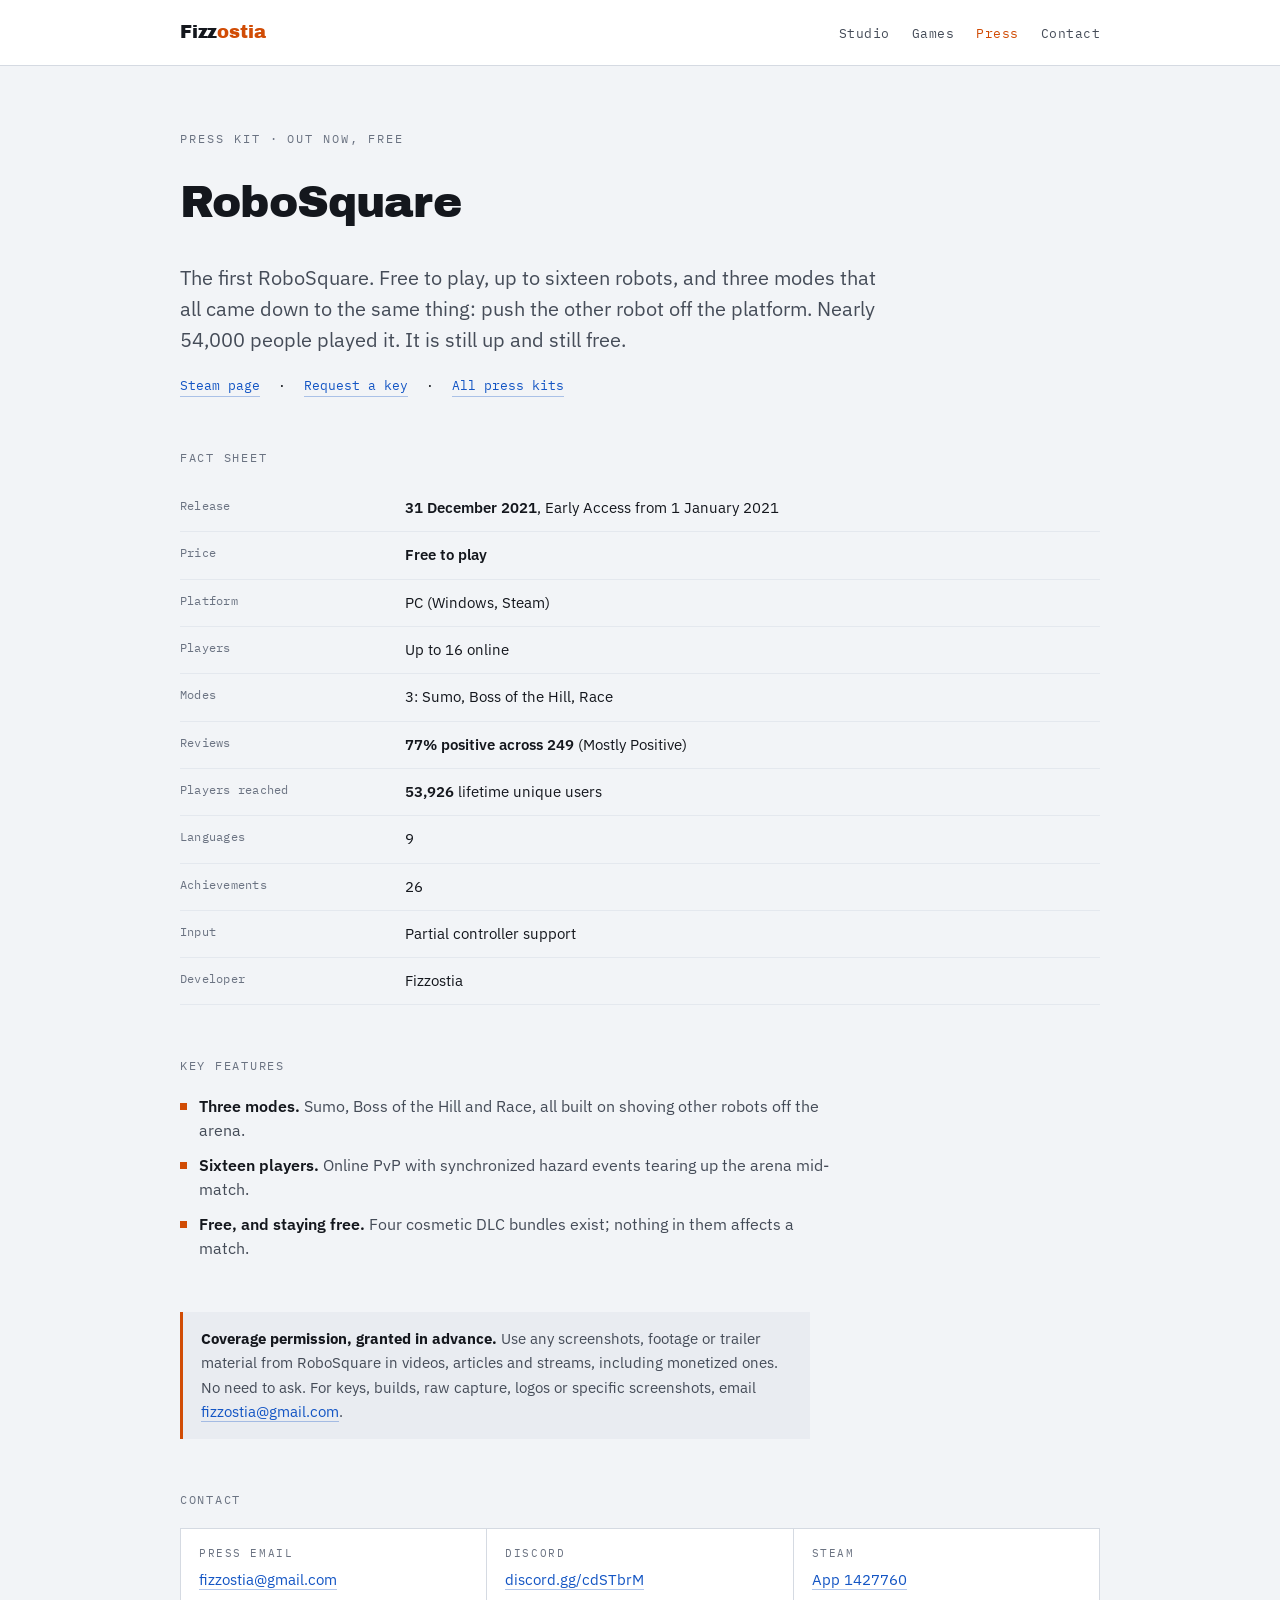
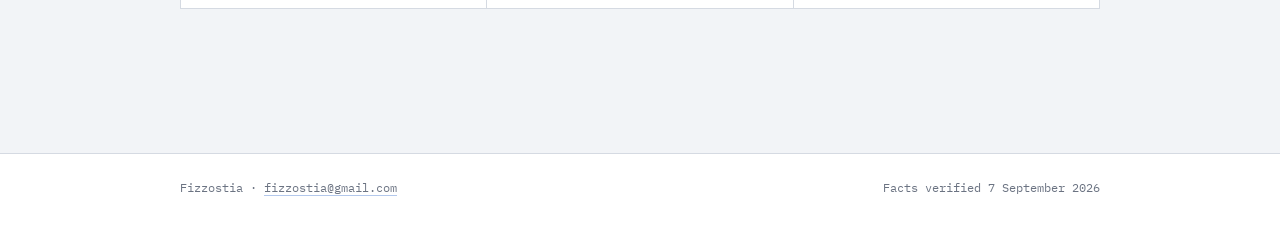
<file: press/robosquare.html>
<!doctype html>
<html lang="en">
<head>
<meta charset="utf-8">
<meta name="viewport" content="width=device-width, initial-scale=1">
<meta name="color-scheme" content="dark light">
<title>RoboSquare Press Kit</title>
<meta name="description" content="Press kit for RoboSquare by Fizzostia: fact sheet, description, features, links and press contact.">
<link rel="canonical" href="https://fizzostia.github.io/press/robosquare.html">
<link rel="icon" href="data:image/svg+xml,%3Csvg xmlns='http://www.w3.org/2000/svg' viewBox='0 0 32 32'%3E%3Ctext y='26' font-size='26'%3E%F0%9F%A4%96%3C/text%3E%3C/svg%3E">
<link rel="preconnect" href="https://fonts.googleapis.com"><link rel="preconnect" href="https://fonts.gstatic.com" crossorigin><link rel="stylesheet" href="https://fonts.googleapis.com/css2?family=Archivo+Black&family=IBM+Plex+Mono:wght@400;500&family=IBM+Plex+Sans:wght@400;500;600&display=swap">
<link rel="stylesheet" href="../assets/style.css">
<meta property="og:type" content="website">
<meta property="og:site_name" content="Fizzostia">
<meta property="og:title" content="RoboSquare Press Kit">
<meta property="og:description" content="Press kit for RoboSquare by Fizzostia: fact sheet, description, features, links and press contact.">
<meta property="og:url" content="https://fizzostia.github.io/press/robosquare.html">
<meta property="og:image" content="https://fizzostia.github.io/assets/img/social.jpg">
<meta name="twitter:card" content="summary_large_image">
</head>
<body>
<header class="site-head">
  <div class="wrap">
    <a class="brand" href="../index.html">Fizz<em>ostia</em></a>
    <nav>
      <a href="../index.html">Studio</a>
      <a href="../games.html">Games</a>
      <a href="../press/index.html" aria-current="page">Press</a>
      <a href="../contact.html">Contact</a>
    </nav>
  </div>
</header>

<main class="page">
  <div class="wrap">
    <div class="stack">
      <section class="stack-tight">
        <span class="eyebrow">Press kit &middot; Out now, free</span>
        <h1>RoboSquare</h1>
        <p class="lede">The first RoboSquare. Free to play, up to sixteen robots, and three modes that all came down to the same thing: push the other robot off the platform. Nearly 54,000 people played it. It is still up and still free.</p>
        <p class="game-links"><a href="https://store.steampowered.com/app/1427760/">Steam page</a> &middot;
          <a href="mailto:fizzostia@gmail.com">Request a key</a> &middot;
          <a href="index.html">All press kits</a></p>
      </section>

      <section class="stack-tight">
        <h3>Fact sheet</h3>
      <div class="tablewrap">
        <table>
          <tbody>
          <tr><th scope="row">Release</th><td><b>31 December 2021</b>, Early Access from 1 January 2021</td></tr>
          <tr><th scope="row">Price</th><td><b>Free to play</b></td></tr>
          <tr><th scope="row">Platform</th><td>PC (Windows, Steam)</td></tr>
          <tr><th scope="row">Players</th><td>Up to 16 online</td></tr>
          <tr><th scope="row">Modes</th><td>3: Sumo, Boss of the Hill, Race</td></tr>
          <tr><th scope="row">Reviews</th><td><b>77% positive across 249</b> (Mostly Positive)</td></tr>
          <tr><th scope="row">Players reached</th><td><b>53,926</b> lifetime unique users</td></tr>
          <tr><th scope="row">Languages</th><td>9</td></tr>
          <tr><th scope="row">Achievements</th><td>26</td></tr>
          <tr><th scope="row">Input</th><td>Partial controller support</td></tr>
          <tr><th scope="row">Developer</th><td>Fizzostia</td></tr>
          </tbody>
        </table>
      </div>
      </section>

      <section class="stack-tight">
        <h3>Key features</h3>
        <ul class="bullets">
        <li><b>Three modes.</b> Sumo, Boss of the Hill and Race, all built on shoving other robots off the arena.</li>
        <li><b>Sixteen players.</b> Online PvP with synchronized hazard events tearing up the arena mid-match.</li>
        <li><b>Free, and staying free.</b> Four cosmetic DLC bundles exist; nothing in them affects a match.</li>
        </ul>
      </section>

      <div class="note">
        <b>Coverage permission, granted in advance.</b> Use any screenshots, footage or trailer
        material from RoboSquare in videos, articles and streams, including monetized ones.
        No need to ask. For keys, builds, raw capture, logos or specific screenshots, email
        <a href="mailto:fizzostia@gmail.com">fizzostia@gmail.com</a>.
      </div>

      <section class="stack-tight">
        <h3>Contact</h3>
        <div class="contact-grid">
          <div><dt>Press email</dt><dd><a href="mailto:fizzostia@gmail.com">fizzostia@gmail.com</a></dd></div>
          <div><dt>Discord</dt><dd><a href="https://discord.gg/cdSTbrM">discord.gg/cdSTbrM</a></dd></div>
          <div><dt>Steam</dt><dd><a href="https://store.steampowered.com/app/1427760/">App 1427760</a></dd></div>
        </div>
      </section>
    </div>
  </div>
</main>

<footer class="site-foot">
  <div class="wrap">
    <span>Fizzostia &middot; <a href="mailto:fizzostia@gmail.com">fizzostia@gmail.com</a></span>
    <span>Facts verified 7 September 2026</span>
  </div>
</footer>
</body>
</html>
</file>
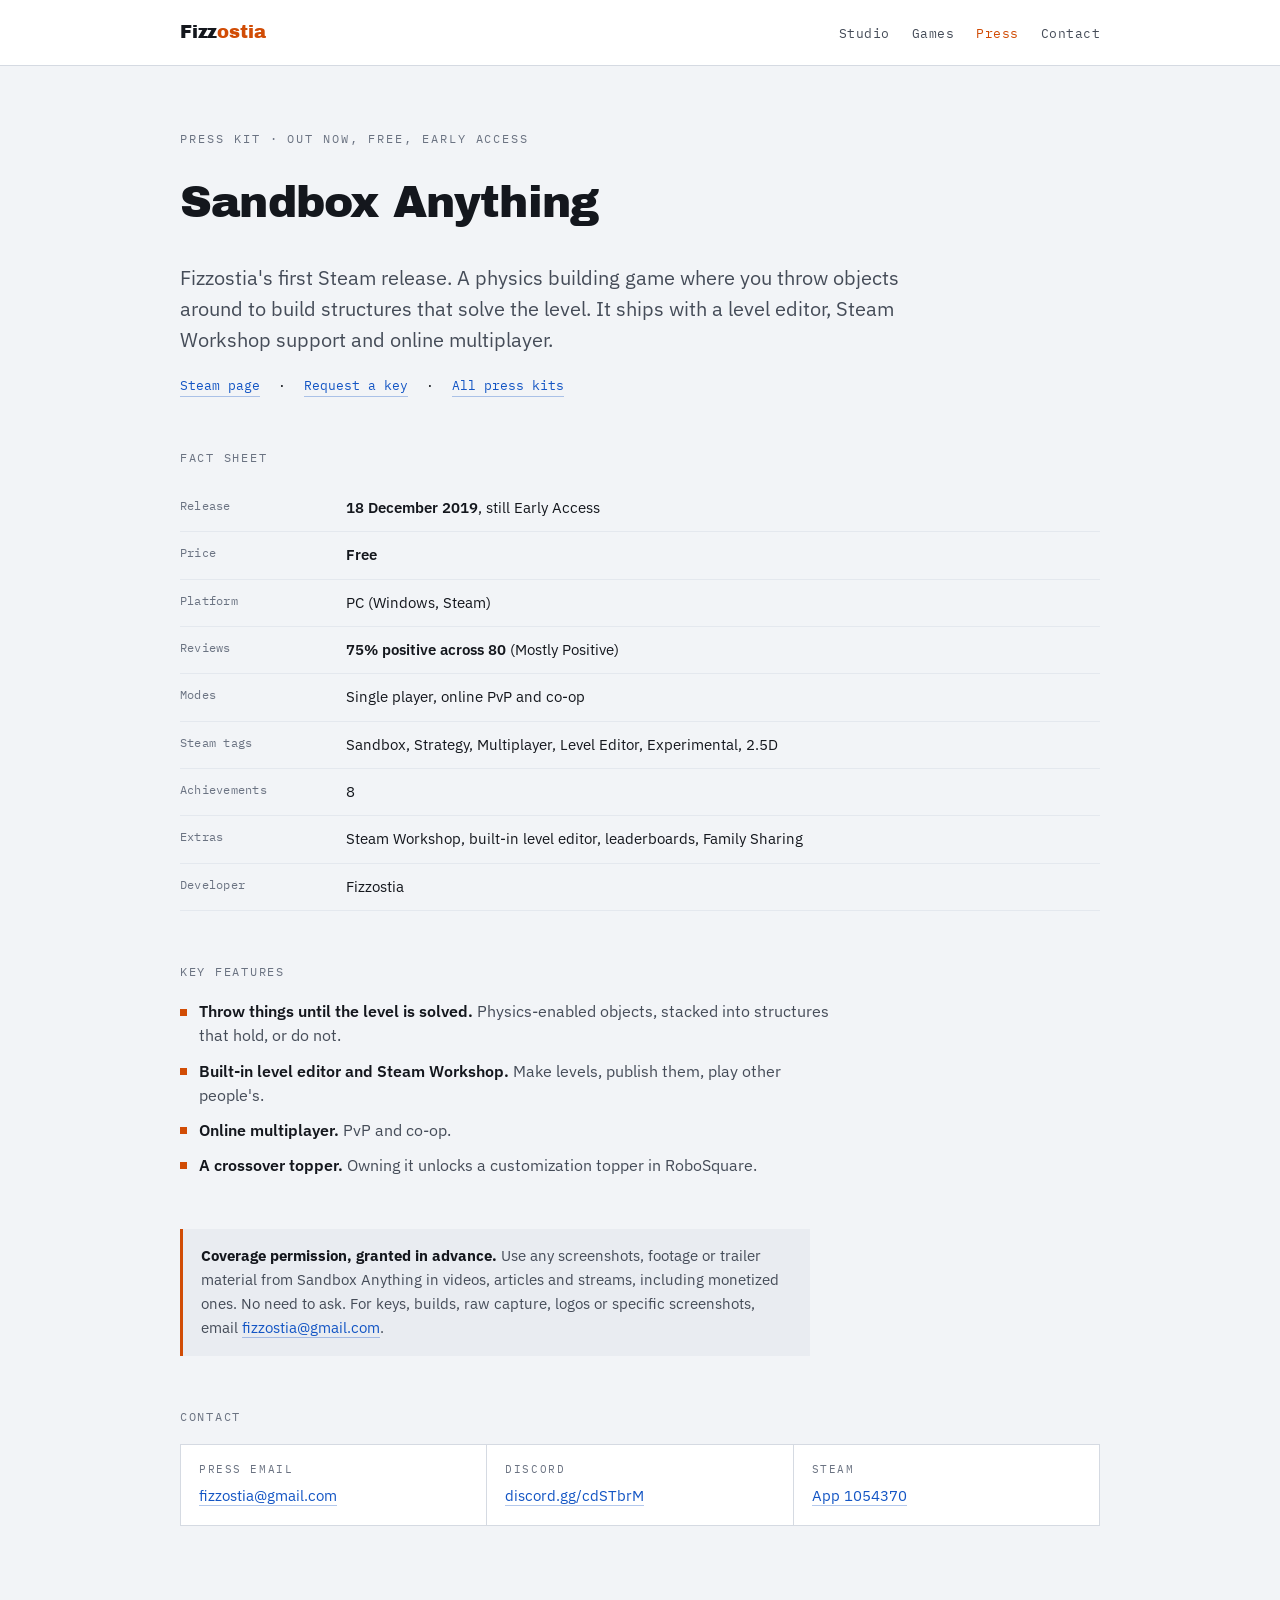
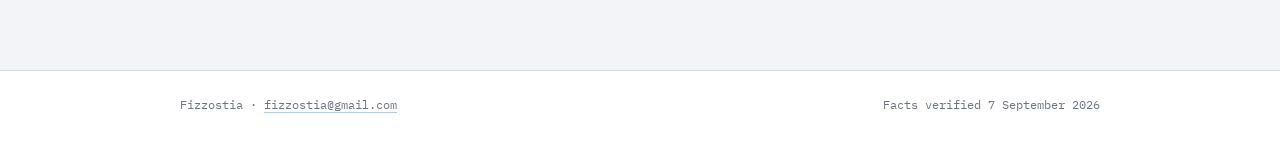
<file: press/sandbox-anything.html>
<!doctype html>
<html lang="en">
<head>
<meta charset="utf-8">
<meta name="viewport" content="width=device-width, initial-scale=1">
<meta name="color-scheme" content="dark light">
<title>Sandbox Anything Press Kit</title>
<meta name="description" content="Press kit for Sandbox Anything by Fizzostia: fact sheet, description, features, links and press contact.">
<link rel="canonical" href="https://fizzostia.github.io/press/sandbox-anything.html">
<link rel="icon" href="data:image/svg+xml,%3Csvg xmlns='http://www.w3.org/2000/svg' viewBox='0 0 32 32'%3E%3Ctext y='26' font-size='26'%3E%F0%9F%A4%96%3C/text%3E%3C/svg%3E">
<link rel="preconnect" href="https://fonts.googleapis.com"><link rel="preconnect" href="https://fonts.gstatic.com" crossorigin><link rel="stylesheet" href="https://fonts.googleapis.com/css2?family=Archivo+Black&family=IBM+Plex+Mono:wght@400;500&family=IBM+Plex+Sans:wght@400;500;600&display=swap">
<link rel="stylesheet" href="../assets/style.css">
<meta property="og:type" content="website">
<meta property="og:site_name" content="Fizzostia">
<meta property="og:title" content="Sandbox Anything Press Kit">
<meta property="og:description" content="Press kit for Sandbox Anything by Fizzostia: fact sheet, description, features, links and press contact.">
<meta property="og:url" content="https://fizzostia.github.io/press/sandbox-anything.html">
<meta property="og:image" content="https://fizzostia.github.io/assets/img/social.jpg">
<meta name="twitter:card" content="summary_large_image">
</head>
<body>
<header class="site-head">
  <div class="wrap">
    <a class="brand" href="../index.html">Fizz<em>ostia</em></a>
    <nav>
      <a href="../index.html">Studio</a>
      <a href="../games.html">Games</a>
      <a href="../press/index.html" aria-current="page">Press</a>
      <a href="../contact.html">Contact</a>
    </nav>
  </div>
</header>

<main class="page">
  <div class="wrap">
    <div class="stack">
      <section class="stack-tight">
        <span class="eyebrow">Press kit &middot; Out now, free, Early Access</span>
        <h1>Sandbox Anything</h1>
        <p class="lede">Fizzostia's first Steam release. A physics building game where you throw objects around to build structures that solve the level. It ships with a level editor, Steam Workshop support and online multiplayer.</p>
        <p class="game-links"><a href="https://store.steampowered.com/app/1054370/">Steam page</a> &middot;
          <a href="mailto:fizzostia@gmail.com">Request a key</a> &middot;
          <a href="index.html">All press kits</a></p>
      </section>

      <section class="stack-tight">
        <h3>Fact sheet</h3>
      <div class="tablewrap">
        <table>
          <tbody>
          <tr><th scope="row">Release</th><td><b>18 December 2019</b>, still Early Access</td></tr>
          <tr><th scope="row">Price</th><td><b>Free</b></td></tr>
          <tr><th scope="row">Platform</th><td>PC (Windows, Steam)</td></tr>
          <tr><th scope="row">Reviews</th><td><b>75% positive across 80</b> (Mostly Positive)</td></tr>
          <tr><th scope="row">Modes</th><td>Single player, online PvP and co-op</td></tr>
          <tr><th scope="row">Steam tags</th><td>Sandbox, Strategy, Multiplayer, Level Editor, Experimental, 2.5D</td></tr>
          <tr><th scope="row">Achievements</th><td>8</td></tr>
          <tr><th scope="row">Extras</th><td>Steam Workshop, built-in level editor, leaderboards, Family Sharing</td></tr>
          <tr><th scope="row">Developer</th><td>Fizzostia</td></tr>
          </tbody>
        </table>
      </div>
      </section>

      <section class="stack-tight">
        <h3>Key features</h3>
        <ul class="bullets">
        <li><b>Throw things until the level is solved.</b> Physics-enabled objects, stacked into structures that hold, or do not.</li>
        <li><b>Built-in level editor and Steam Workshop.</b> Make levels, publish them, play other people's.</li>
        <li><b>Online multiplayer.</b> PvP and co-op.</li>
        <li><b>A crossover topper.</b> Owning it unlocks a customization topper in RoboSquare.</li>
        </ul>
      </section>

      <div class="note">
        <b>Coverage permission, granted in advance.</b> Use any screenshots, footage or trailer
        material from Sandbox Anything in videos, articles and streams, including monetized ones.
        No need to ask. For keys, builds, raw capture, logos or specific screenshots, email
        <a href="mailto:fizzostia@gmail.com">fizzostia@gmail.com</a>.
      </div>

      <section class="stack-tight">
        <h3>Contact</h3>
        <div class="contact-grid">
          <div><dt>Press email</dt><dd><a href="mailto:fizzostia@gmail.com">fizzostia@gmail.com</a></dd></div>
          <div><dt>Discord</dt><dd><a href="https://discord.gg/cdSTbrM">discord.gg/cdSTbrM</a></dd></div>
          <div><dt>Steam</dt><dd><a href="https://store.steampowered.com/app/1054370/">App 1054370</a></dd></div>
        </div>
      </section>
    </div>
  </div>
</main>

<footer class="site-foot">
  <div class="wrap">
    <span>Fizzostia &middot; <a href="mailto:fizzostia@gmail.com">fizzostia@gmail.com</a></span>
    <span>Facts verified 7 September 2026</span>
  </div>
</footer>
</body>
</html>
</file>
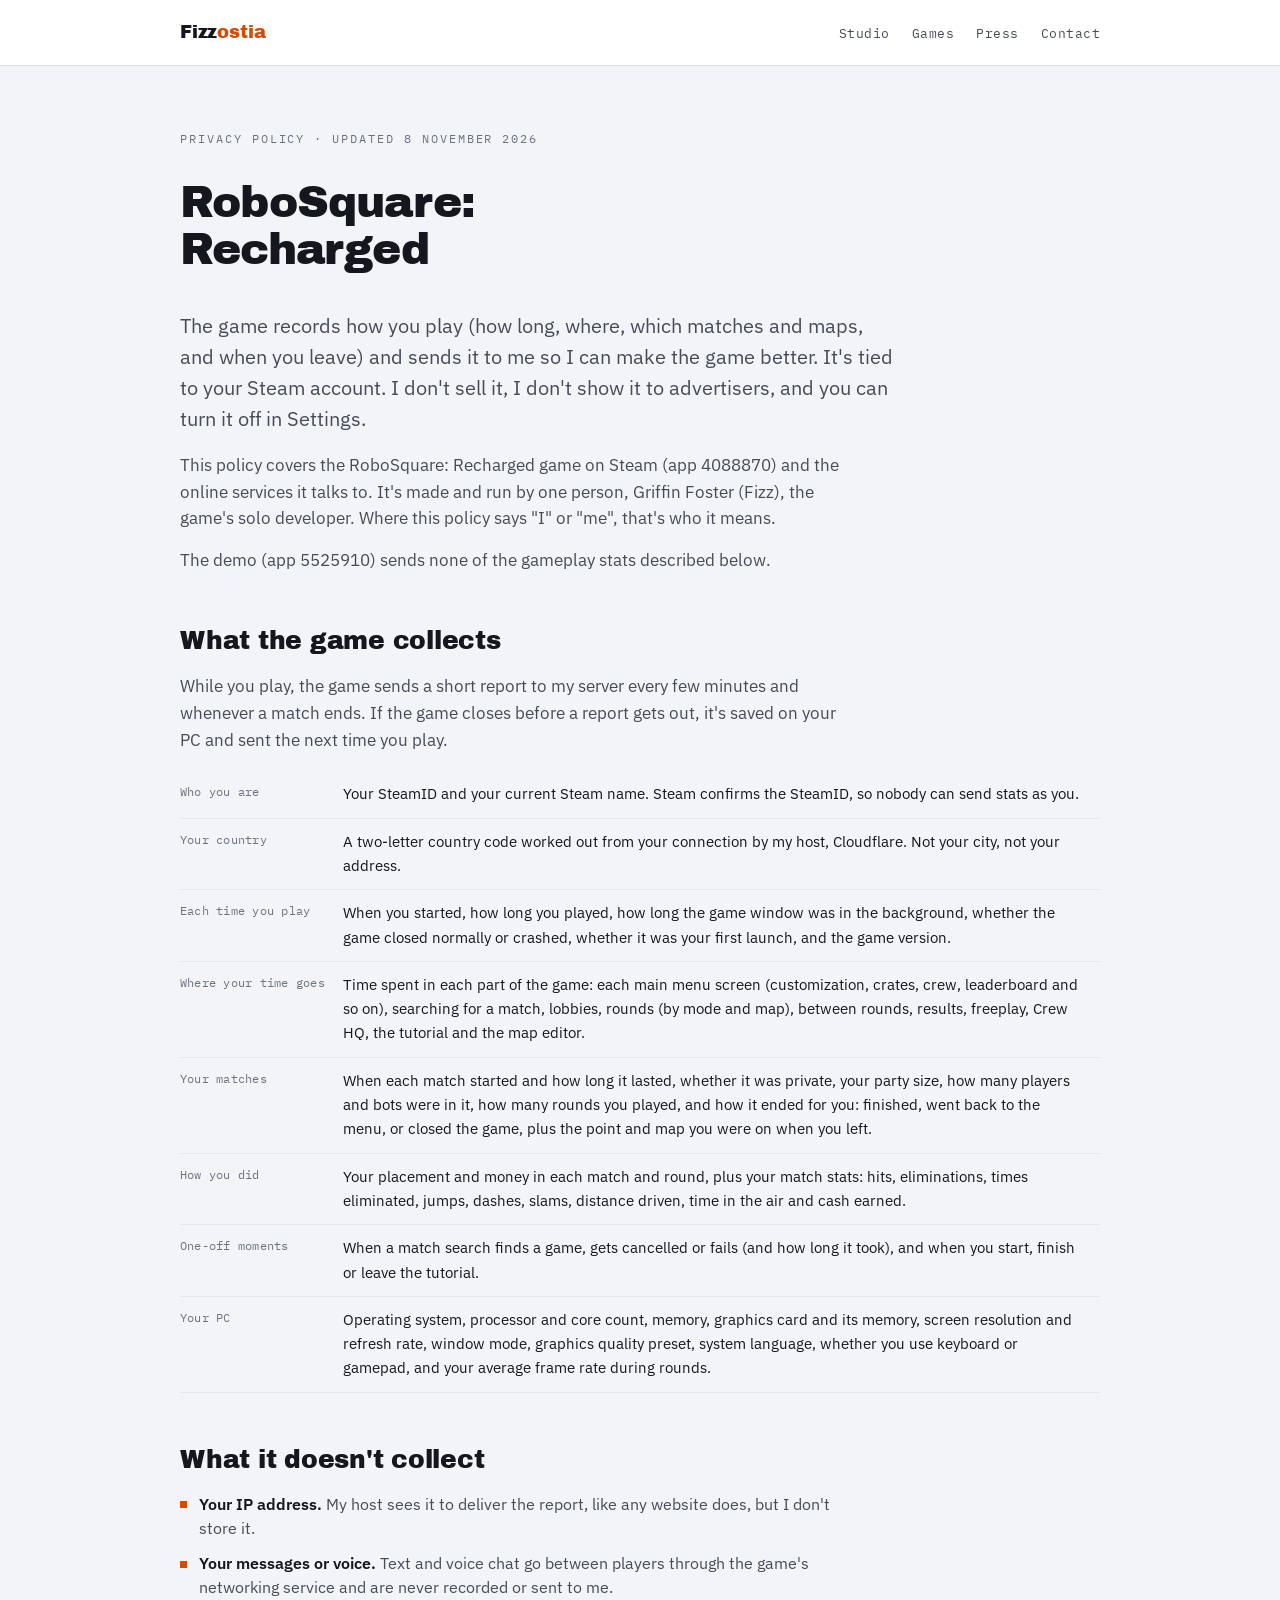
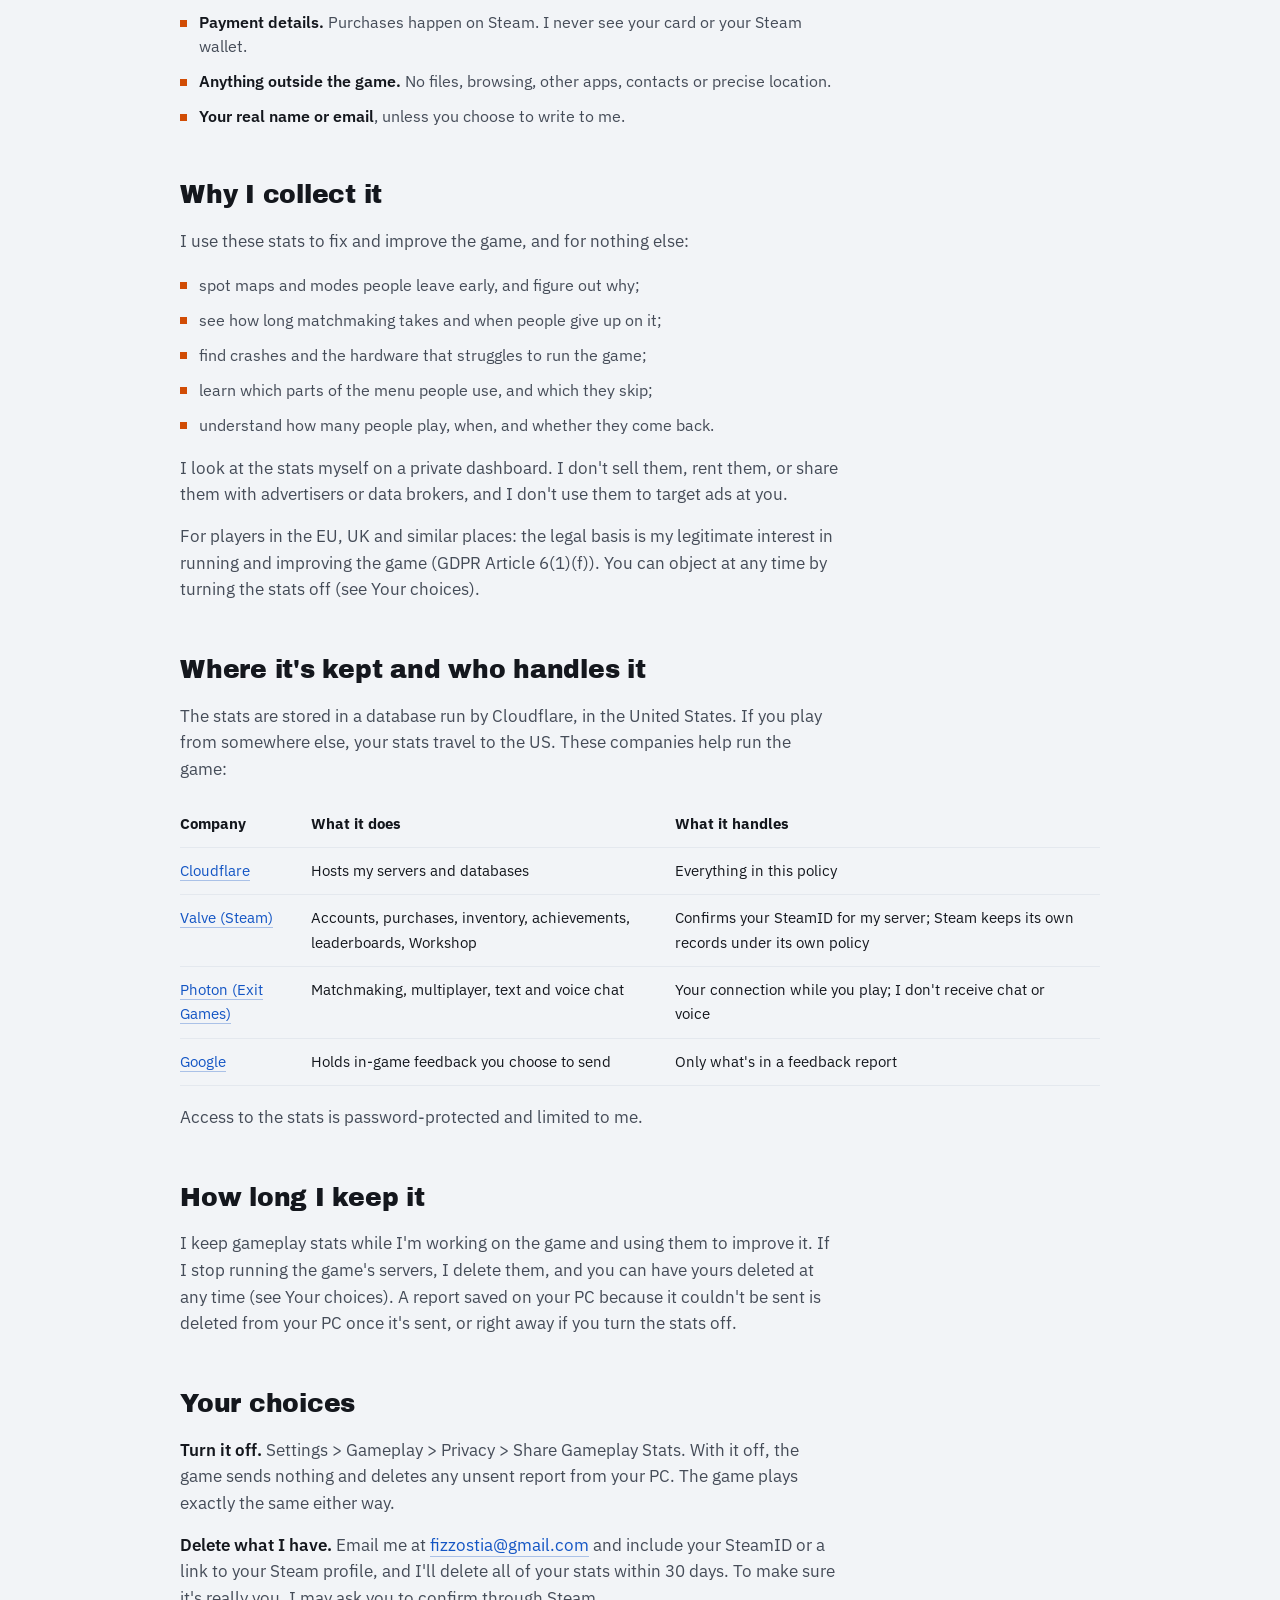
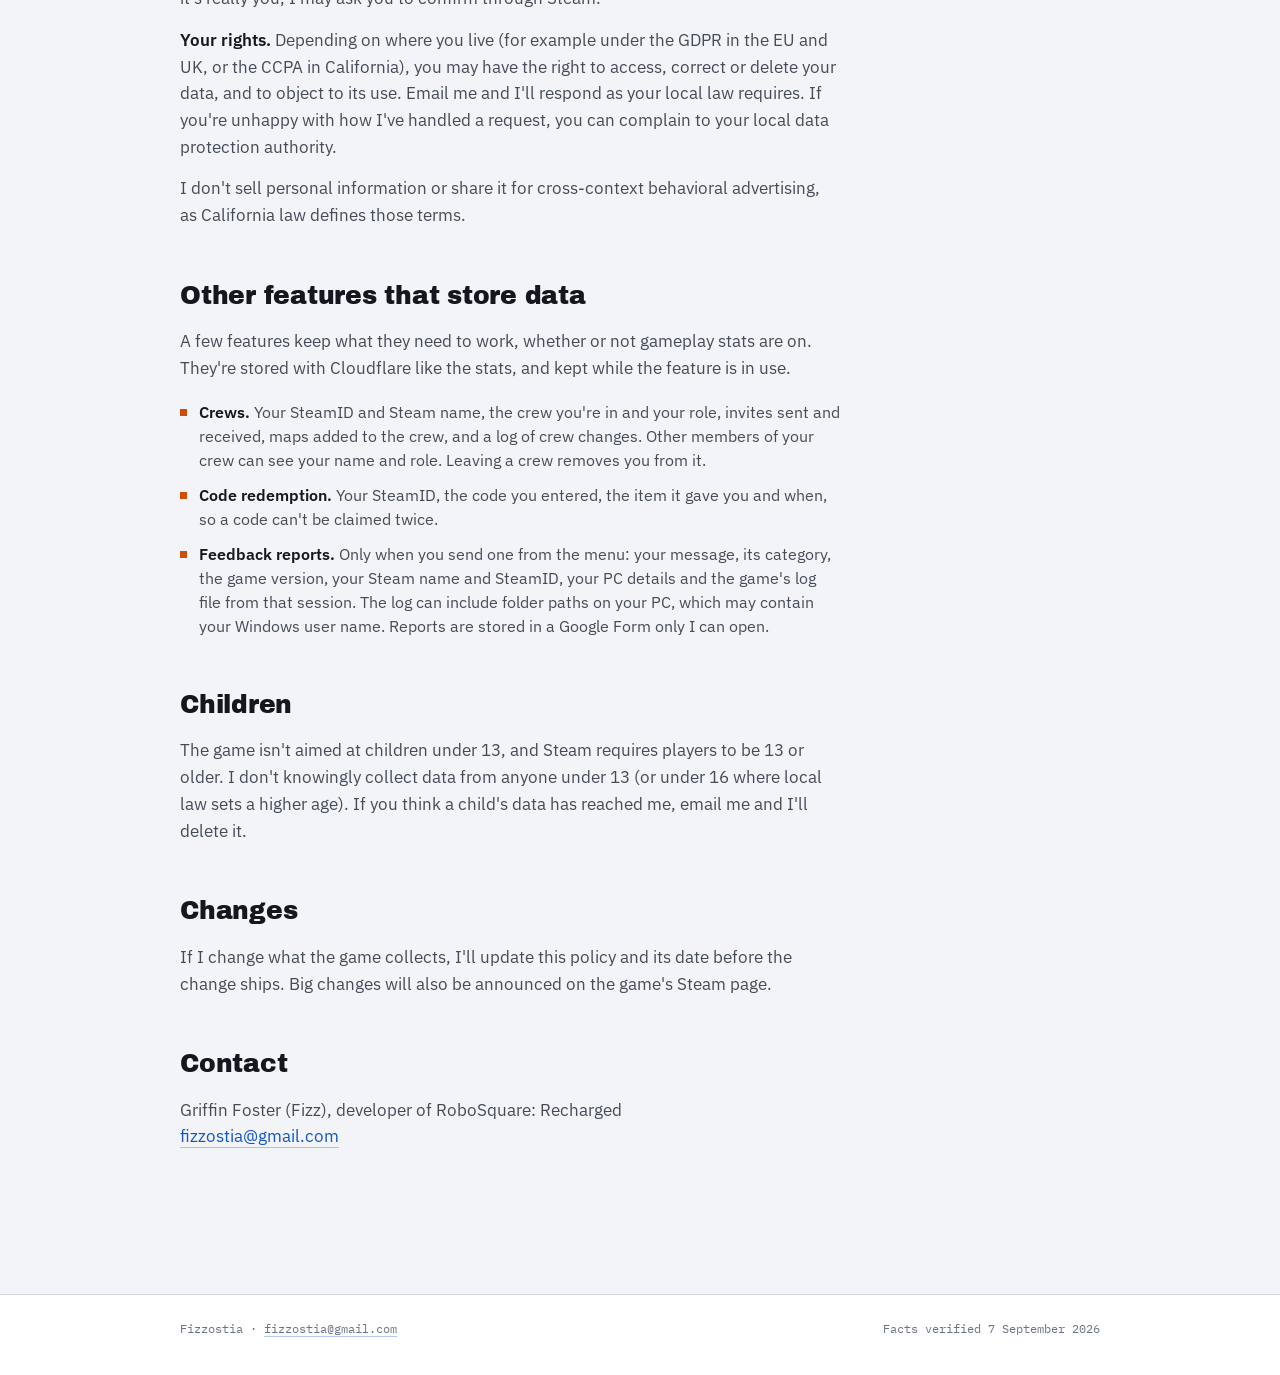
<file: privacy/robosquare-recharged.html>
<!doctype html>
<html lang="en">
<head>
<meta charset="utf-8">
<meta name="viewport" content="width=device-width, initial-scale=1">
<meta name="color-scheme" content="dark light">
<title>RoboSquare: Recharged Privacy Policy</title>
<meta name="description" content="What RoboSquare: Recharged collects about how you play, why, who handles it, and how to turn it off or have it deleted.">
<link rel="canonical" href="https://fizzostia.github.io/privacy/robosquare-recharged.html">
<link rel="icon" href="data:image/svg+xml,%3Csvg xmlns='http://www.w3.org/2000/svg' viewBox='0 0 32 32'%3E%3Ctext y='26' font-size='26'%3E%F0%9F%A4%96%3C/text%3E%3C/svg%3E">
<link rel="preconnect" href="https://fonts.googleapis.com"><link rel="preconnect" href="https://fonts.gstatic.com" crossorigin><link rel="stylesheet" href="https://fonts.googleapis.com/css2?family=Archivo+Black&family=IBM+Plex+Mono:wght@400;500&family=IBM+Plex+Sans:wght@400;500;600&display=swap">
<link rel="stylesheet" href="../assets/style.css">
<meta property="og:type" content="website">
<meta property="og:site_name" content="Fizzostia">
<meta property="og:title" content="RoboSquare: Recharged Privacy Policy">
<meta property="og:description" content="What RoboSquare: Recharged collects about how you play, why, who handles it, and how to turn it off or have it deleted.">
<meta property="og:url" content="https://fizzostia.github.io/privacy/robosquare-recharged.html">
<meta property="og:image" content="https://fizzostia.github.io/assets/img/social.jpg">
<meta name="twitter:card" content="summary_large_image">
</head>
<body>
<header class="site-head">
  <div class="wrap">
    <a class="brand" href="../index.html">Fizz<em>ostia</em></a>
    <nav>
      <a href="../index.html">Studio</a>
      <a href="../games.html">Games</a>
      <a href="../press/index.html">Press</a>
      <a href="../contact.html">Contact</a>
    </nav>
  </div>
</header>

<main class="page">
  <div class="wrap">
    <div class="stack">
      <section class="stack-tight">
        <span class="eyebrow">Privacy policy &middot; updated 8 November 2026</span>
        <h1>RoboSquare: Recharged</h1>
        <p class="lede">The game records how you play (how long, where, which matches and maps, and when
          you leave) and sends it to me so I can make the game better. It's tied to your Steam account. I
          don't sell it, I don't show it to advertisers, and you can turn it off in Settings.</p>
        <div class="prose">
          <p>This policy covers the RoboSquare: Recharged game on Steam (app 4088870) and the online
            services it talks to. It's made and run by one person, Griffin Foster (Fizz), the game's solo
            developer. Where this policy says "I" or "me", that's who it means.</p>
          <p>The demo (app 5525910) sends none of the gameplay stats described below.</p>
        </div>
      </section>

      <section class="stack-tight">
        <h2>What the game collects</h2>
        <div class="prose">
          <p>While you play, the game sends a short report to my server every few minutes and whenever a
            match ends. If the game closes before a report gets out, it's saved on your PC and sent the next
            time you play.</p>
        </div>
      <div class="tablewrap table-stack">
        <table>
          <tbody>
          <tr><th scope="row">Who you are</th><td>Your SteamID and your current Steam name. Steam confirms the SteamID, so nobody can send stats as you.</td></tr>
          <tr><th scope="row">Your country</th><td>A two-letter country code worked out from your connection by my host, Cloudflare. Not your city, not your address.</td></tr>
          <tr><th scope="row">Each time you play</th><td>When you started, how long you played, how long the game window was in the background, whether the game closed normally or crashed, whether it was your first launch, and the game version.</td></tr>
          <tr><th scope="row">Where your time goes</th><td>Time spent in each part of the game: each main menu screen (customization, crates, crew, leaderboard and so on), searching for a match, lobbies, rounds (by mode and map), between rounds, results, freeplay, Crew HQ, the tutorial and the map editor.</td></tr>
          <tr><th scope="row">Your matches</th><td>When each match started and how long it lasted, whether it was private, your party size, how many players and bots were in it, how many rounds you played, and how it ended for you: finished, went back to the menu, or closed the game, plus the point and map you were on when you left.</td></tr>
          <tr><th scope="row">How you did</th><td>Your placement and money in each match and round, plus your match stats: hits, eliminations, times eliminated, jumps, dashes, slams, distance driven, time in the air and cash earned.</td></tr>
          <tr><th scope="row">One-off moments</th><td>When a match search finds a game, gets cancelled or fails (and how long it took), and when you start, finish or leave the tutorial.</td></tr>
          <tr><th scope="row">Your PC</th><td>Operating system, processor and core count, memory, graphics card and its memory, screen resolution and refresh rate, window mode, graphics quality preset, system language, whether you use keyboard or gamepad, and your average frame rate during rounds.</td></tr>
          </tbody>
        </table>
      </div>
      </section>

      <section class="stack-tight">
        <h2>What it doesn't collect</h2>
        <ul class="bullets">
          <li><b>Your IP address.</b> My host sees it to deliver the report, like any website does, but I
            don't store it.</li>
          <li><b>Your messages or voice.</b> Text and voice chat go between players through the game's
            networking service and are never recorded or sent to me.</li>
          <li><b>Payment details.</b> Purchases happen on Steam. I never see your card or your Steam wallet.</li>
          <li><b>Anything outside the game.</b> No files, browsing, other apps, contacts or precise location.</li>
          <li><b>Your real name or email</b>, unless you choose to write to me.</li>
        </ul>
      </section>

      <section class="stack-tight">
        <h2>Why I collect it</h2>
        <div class="prose">
          <p>I use these stats to fix and improve the game, and for nothing else:</p>
        </div>
        <ul class="bullets">
          <li>spot maps and modes people leave early, and figure out why;</li>
          <li>see how long matchmaking takes and when people give up on it;</li>
          <li>find crashes and the hardware that struggles to run the game;</li>
          <li>learn which parts of the menu people use, and which they skip;</li>
          <li>understand how many people play, when, and whether they come back.</li>
        </ul>
        <div class="prose">
          <p>I look at the stats myself on a private dashboard. I don't sell them, rent them, or share them
            with advertisers or data brokers, and I don't use them to target ads at you.</p>
          <p>For players in the EU, UK and similar places: the legal basis is my legitimate interest in
            running and improving the game (GDPR Article 6(1)(f)). You can object at any time by turning the
            stats off (see Your choices).</p>
        </div>
      </section>

      <section class="stack-tight">
        <h2>Where it's kept and who handles it</h2>
        <div class="prose">
          <p>The stats are stored in a database run by Cloudflare, in the United States. If you play from
            somewhere else, your stats travel to the US. These companies help run the game:</p>
        </div>
      <div class="tablewrap table-stack">
        <table>
          <thead><tr><th>Company</th><th>What it does</th><th>What it handles</th></tr></thead>
          <tbody>
          <tr><td><a href="https://www.cloudflare.com/privacypolicy/">Cloudflare</a></td><td>Hosts my servers and databases</td><td>Everything in this policy</td></tr>
          <tr><td><a href="https://store.steampowered.com/privacy_agreement/">Valve (Steam)</a></td><td>Accounts, purchases, inventory, achievements, leaderboards, Workshop</td><td>Confirms your SteamID for my server; Steam keeps its own records under its own policy</td></tr>
          <tr><td><a href="https://www.photonengine.com/privacy">Photon (Exit Games)</a></td><td>Matchmaking, multiplayer, text and voice chat</td><td>Your connection while you play; I don't receive chat or voice</td></tr>
          <tr><td><a href="https://policies.google.com/privacy">Google</a></td><td>Holds in-game feedback you choose to send</td><td>Only what's in a feedback report</td></tr>
          </tbody>
        </table>
      </div>
        <div class="prose">
          <p>Access to the stats is password-protected and limited to me.</p>
        </div>
      </section>

      <section class="stack-tight">
        <h2>How long I keep it</h2>
        <div class="prose">
          <p>I keep gameplay stats while I'm working on the game and using them to improve it. If I stop
            running the game's servers, I delete them, and you can have yours deleted at any time (see Your
            choices). A report saved on your PC because it couldn't be sent is deleted from your PC once it's
            sent, or right away if you turn the stats off.</p>
        </div>
      </section>

      <section class="stack-tight" id="choices">
        <h2>Your choices</h2>
        <div class="prose">
          <p><strong>Turn it off.</strong> Settings &gt; Gameplay &gt; Privacy &gt; Share Gameplay Stats.
            With it off, the game sends nothing and deletes any unsent report from your PC. The game plays
            exactly the same either way.</p>
          <p><strong>Delete what I have.</strong> Email me at <a href="mailto:fizzostia@gmail.com">fizzostia@gmail.com</a> and
            include your SteamID or a link to your Steam profile, and I'll delete all of your stats within
            30 days. To make sure it's really you, I may ask you to confirm through Steam.</p>
          <p><strong>Your rights.</strong> Depending on where you live (for example under the GDPR in the EU
            and UK, or the CCPA in California), you may have the right to access, correct or delete your
            data, and to object to its use. Email me and I'll respond as your local law requires. If you're
            unhappy with how I've handled a request, you can complain to your local data protection
            authority.</p>
          <p>I don't sell personal information or share it for cross-context behavioral advertising, as
            California law defines those terms.</p>
        </div>
      </section>

      <section class="stack-tight">
        <h2>Other features that store data</h2>
        <div class="prose">
          <p>A few features keep what they need to work, whether or not gameplay stats are on. They're
            stored with Cloudflare like the stats, and kept while the feature is in use.</p>
        </div>
        <ul class="bullets">
          <li><b>Crews.</b> Your SteamID and Steam name, the crew you're in and your role, invites sent and
            received, maps added to the crew, and a log of crew changes. Other members of your crew can see
            your name and role. Leaving a crew removes you from it.</li>
          <li><b>Code redemption.</b> Your SteamID, the code you entered, the item it gave you and when, so a
            code can't be claimed twice.</li>
          <li><b>Feedback reports.</b> Only when you send one from the menu: your message, its category, the
            game version, your Steam name and SteamID, your PC details and the game's log file from that
            session. The log can include folder paths on your PC, which may contain your Windows user name.
            Reports are stored in a Google Form only I can open.</li>
        </ul>
      </section>

      <section class="stack-tight">
        <h2>Children</h2>
        <div class="prose">
          <p>The game isn't aimed at children under 13, and Steam requires players to be 13 or older. I don't
            knowingly collect data from anyone under 13 (or under 16 where local law sets a higher age). If
            you think a child's data has reached me, email me and I'll delete it.</p>
        </div>
      </section>

      <section class="stack-tight">
        <h2>Changes</h2>
        <div class="prose">
          <p>If I change what the game collects, I'll update this policy and its date before the change
            ships. Big changes will also be announced on the game's Steam page.</p>
        </div>
      </section>

      <section class="stack-tight">
        <h2>Contact</h2>
        <div class="prose">
          <p>Griffin Foster (Fizz), developer of RoboSquare: Recharged<br>
            <a href="mailto:fizzostia@gmail.com">fizzostia@gmail.com</a></p>
        </div>
      </section>
    </div>
  </div>
</main>

<footer class="site-foot">
  <div class="wrap">
    <span>Fizzostia &middot; <a href="mailto:fizzostia@gmail.com">fizzostia@gmail.com</a></span>
    <span>Facts verified 7 September 2026</span>
  </div>
</footer>
</body>
</html>
</file>
<file: assets/style.css>
/* Fizzostia, studio site
   Dark first. The bare :root carries the complete dark palette, so the un-stamped
   system state (most viewers) gets dark. A viewer who explicitly prefers light, or
   stamps data-theme="light", gets the light set instead. Every color is a token
   declared on :root before any override redefines it. */

:root{
  --ground:#0B0C10;
  --surface:#13161D;
  --surface-2:#1A1E27;
  --line:#282D38;
  --line-soft:#20242D;
  --ink:#EDF0F5;
  --ink-2:#B5BCC9;
  --muted:#848D9D;
  --accent:#FF8A32;
  --accent-soft:rgba(255,138,50,.13);
  --link:#6FB0FF;
  --good:#3ECF9A;

  --f-display:"Archivo Black","Arial Black",system-ui,sans-serif;
  --f-body:"IBM Plex Sans","Segoe UI",Helvetica,Arial,sans-serif;
  --f-mono:"IBM Plex Mono",ui-monospace,Consolas,monospace;

  --wrap:1000px;
  --pad:clamp(18px,4.5vw,40px);
}

@media (prefers-color-scheme:light){
  :root:not([data-theme="dark"]){
    --ground:#F2F4F7;
    --surface:#FFFFFF;
    --surface-2:#E9ECF1;
    --line:#D5DAE2;
    --line-soft:#E4E8EE;
    --ink:#14171D;
    --ink-2:#454C58;
    --muted:#6B7382;
    --accent:#D14C05;
    --accent-soft:rgba(209,76,5,.10);
    --link:#1355C4;
    --good:#137A52;
  }
}
:root[data-theme="light"]{
  --ground:#F2F4F7;
  --surface:#FFFFFF;
  --surface-2:#E9ECF1;
  --line:#D5DAE2;
  --line-soft:#E4E8EE;
  --ink:#14171D;
  --ink-2:#454C58;
  --muted:#6B7382;
  --accent:#D14C05;
  --accent-soft:rgba(209,76,5,.10);
  --link:#1355C4;
  --good:#137A52;
}

*{box-sizing:border-box}

body{
  margin:0;
  background:var(--ground);
  color:var(--ink);
  font-family:var(--f-body);
  font-size:16.5px;
  line-height:1.62;
  -webkit-font-smoothing:antialiased;
}

img{max-width:100%;height:auto;display:block}
h1,h2,h3{margin:0;font-weight:400;text-wrap:balance}
p,ul,ol{margin:0}

a{color:var(--link);text-decoration:none;border-bottom:1px solid color-mix(in srgb,var(--link) 32%,transparent)}
a:hover{color:var(--accent);border-bottom-color:color-mix(in srgb,var(--accent) 50%,transparent)}
a:focus-visible{outline:2px solid var(--accent);outline-offset:3px;border-radius:2px}

.wrap{max-width:var(--wrap);margin:0 auto;padding:0 var(--pad)}

/* ---------- masthead ---------- */
.site-head{border-bottom:1px solid var(--line);background:var(--surface)}
.site-head .wrap{display:flex;flex-wrap:wrap;gap:10px 26px;align-items:baseline;
  justify-content:space-between;padding-top:18px;padding-bottom:18px}
.brand{font-family:var(--f-display);font-size:18px;letter-spacing:-.01em;color:var(--ink);
  border:0}
.brand:hover{color:var(--accent)}
.brand em{font-style:normal;color:var(--accent)}
nav{display:flex;flex-wrap:wrap;gap:6px 22px;font-family:var(--f-mono);font-size:12.5px;
  letter-spacing:.04em}
nav a{color:var(--ink-2);border:0}
nav a[aria-current="page"]{color:var(--accent)}
nav a:hover{color:var(--accent)}

/* ---------- page furniture ---------- */
.page{padding:clamp(34px,5.5vw,64px) 0 clamp(40px,6vw,72px)}
.eyebrow{font-family:var(--f-mono);font-size:11.5px;letter-spacing:.17em;text-transform:uppercase;
  color:var(--muted);display:block;margin-bottom:12px}
h1{font-family:var(--f-display);font-size:clamp(28px,4.6vw,44px);line-height:1.08;letter-spacing:-.018em;
  max-width:18ch}
h2{font-family:var(--f-display);font-size:clamp(19px,2.5vw,25px);line-height:1.18;letter-spacing:-.01em}
h3{font-family:var(--f-mono);font-size:11.5px;letter-spacing:.15em;text-transform:uppercase;color:var(--muted)}
.lede{font-size:clamp(17px,2vw,20px);line-height:1.55;color:var(--ink-2);max-width:60ch;margin-top:18px}
.prose{max-width:66ch;display:flex;flex-direction:column;gap:15px;color:var(--ink-2)}
.prose strong{color:var(--ink);font-weight:600}
.stack{display:flex;flex-direction:column;gap:clamp(30px,4.5vw,52px)}
.stack-tight{display:flex;flex-direction:column;gap:18px}

.rule{border:0;border-top:1px solid var(--line);margin:0}

/* ---------- game rows ---------- */
.games{display:flex;flex-direction:column;gap:1px;background:var(--line);
  border:1px solid var(--line)}
.game{background:var(--surface);padding:clamp(18px,2.6vw,26px);display:grid;gap:18px 26px;
  grid-template-columns:1fr;align-items:start}
@media(min-width:720px){ .game{grid-template-columns:300px 1fr} }
.game.featured{background:var(--surface);box-shadow:inset 3px 0 0 var(--accent)}
.game-art{border:1px solid var(--line-soft);background:var(--surface-2)}
.game-body{display:flex;flex-direction:column;gap:11px;min-width:0}
.game-title{display:flex;flex-wrap:wrap;gap:8px 14px;align-items:baseline}
.game-title h2{font-size:clamp(18px,2.2vw,22px)}
.game-meta{font-family:var(--f-mono);font-size:12px;color:var(--muted);letter-spacing:.03em}
.game p{color:var(--ink-2);font-size:15.5px;line-height:1.55}
.game-links{display:flex;flex-wrap:wrap;gap:8px 18px;font-family:var(--f-mono);font-size:12.5px;
  margin-top:2px}

.tag{font-family:var(--f-mono);font-size:10.5px;letter-spacing:.13em;text-transform:uppercase;
  padding:3px 8px;border:1px solid var(--line);color:var(--muted);width:max-content}
.tag.now{color:var(--accent);border-color:color-mix(in srgb,var(--accent) 45%,transparent);
  background:var(--accent-soft)}
.tag.out{color:var(--good);border-color:color-mix(in srgb,var(--good) 40%,transparent)}

/* ---------- fact tables ---------- */
.tablewrap{overflow-x:auto}
table{border-collapse:collapse;width:100%;min-width:460px;font-size:15px}
th,td{text-align:left;padding:11px 18px 11px 0;border-bottom:1px solid var(--line-soft);vertical-align:top}
tbody th{font-family:var(--f-mono);font-size:12px;font-weight:400;color:var(--muted);
  white-space:nowrap;letter-spacing:.02em}
td{color:var(--ink)}
td b{font-weight:600}
/* long-text tables (the privacy policy): rows stack on a phone instead of scrolling sideways */
.table-stack table{min-width:0}
@media(max-width:600px){
  .table-stack thead{display:none}
  .table-stack tr{display:block;padding:12px 0;border-bottom:1px solid var(--line-soft)}
  .table-stack th,.table-stack td{display:block;border:0;padding:3px 0}
}

/* ---------- feature and asset lists ---------- */
.bullets{list-style:none;padding:0;display:flex;flex-direction:column;gap:11px;max-width:66ch}
.bullets li{position:relative;padding-left:19px;color:var(--ink-2);font-size:15.5px;line-height:1.55}
.bullets li::before{content:"";position:absolute;left:0;top:.6em;width:7px;height:7px;background:var(--accent)}
.bullets li b{color:var(--ink);font-weight:600}

.cols{display:grid;gap:clamp(22px,3vw,38px);grid-template-columns:1fr}
@media(min-width:720px){ .cols{grid-template-columns:1fr 1fr} }

.shots{display:grid;gap:14px;grid-template-columns:1fr}
@media(min-width:640px){ .shots{grid-template-columns:1fr 1fr} }
.shots figure{margin:0;display:flex;flex-direction:column;gap:8px}
.shots img{border:1px solid var(--line-soft)}
.shots figcaption{font-family:var(--f-mono);font-size:11.5px;color:var(--muted)}

/* ---------- contact ---------- */
.contact-grid{display:grid;gap:1px;background:var(--line);border:1px solid var(--line);
  grid-template-columns:1fr}
@media(min-width:600px){ .contact-grid{grid-template-columns:1fr 1fr} }
@media(min-width:900px){ .contact-grid{grid-template-columns:repeat(3,1fr)} }
.contact-grid div{background:var(--surface);padding:16px 18px;display:flex;flex-direction:column;gap:6px}
.contact-grid dt{font-family:var(--f-mono);font-size:10.5px;letter-spacing:.15em;text-transform:uppercase;
  color:var(--muted)}
.contact-grid dd{margin:0;font-size:15px;word-break:break-word}

.note{background:var(--surface-2);border-left:3px solid var(--accent);padding:15px 18px;
  font-size:15px;color:var(--ink-2);max-width:70ch}
.note b{color:var(--ink)}

/* ---------- footer ---------- */
.site-foot{border-top:1px solid var(--line);background:var(--surface);margin-top:clamp(40px,6vw,72px)}
.site-foot .wrap{padding-top:24px;padding-bottom:36px;display:flex;flex-wrap:wrap;gap:10px 28px;
  justify-content:space-between;font-family:var(--f-mono);font-size:12px;color:var(--muted)}
.site-foot a{color:var(--muted)}

@media (prefers-reduced-motion:reduce){*{animation:none!important;transition:none!important}}

/* ---------- contact channels ---------- */
.channels{display:grid;gap:1px;background:var(--line);border:1px solid var(--line);
  grid-template-columns:1fr}
@media(min-width:660px){ .channels{grid-template-columns:1fr 1fr} }
.channel{background:var(--surface);padding:20px 22px 18px;display:flex;flex-direction:column;gap:8px}
.channel.primary{box-shadow:inset 3px 0 0 var(--accent)}
.channel h2{font-family:var(--f-display);font-size:16px;letter-spacing:-.005em}
.channel-handle{font-family:var(--f-mono);font-size:14px;word-break:break-word}
.channel p:last-child{color:var(--ink-2);font-size:15px;line-height:1.55}
</file>
